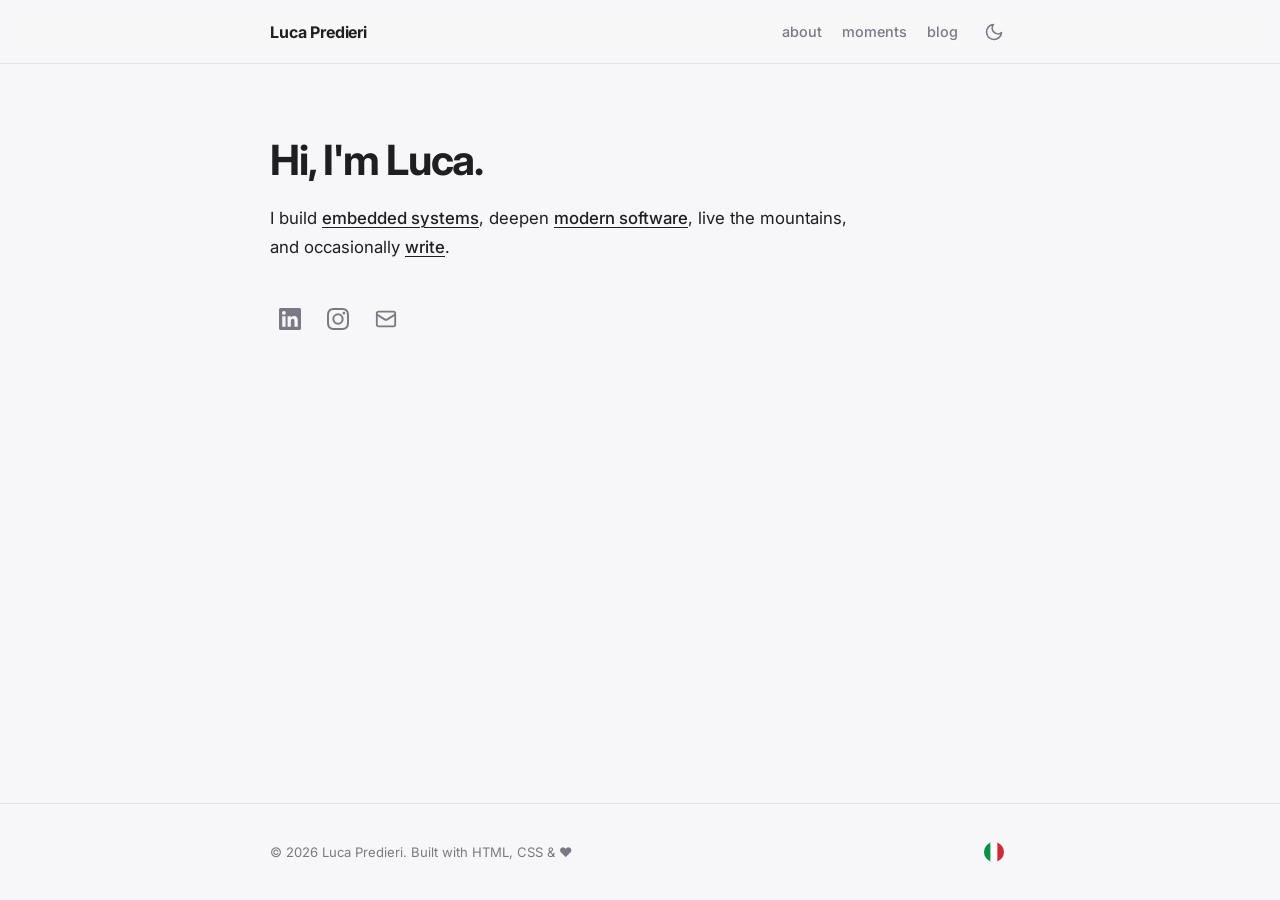
<file: index.html>
<!DOCTYPE html>
<html lang="en" data-theme="light">

<head>
  <meta charset="UTF-8" />
  <meta name="viewport" content="width=device-width, initial-scale=1.0" />
  <title>Luca Predieri</title>
  <meta name="description"
    content="Luca Predieri — Embedded Software Engineer at Moog Inc., M.Sc. in Robotics Engineering." />
  <link rel="preconnect" href="https://fonts.googleapis.com" />
  <link rel="preconnect" href="https://fonts.gstatic.com" crossorigin />
  <link href="https://fonts.googleapis.com/css2?family=Inter:wght@400;500;600;700&display=swap" rel="stylesheet" />
  <link rel="stylesheet" href="style.css" />
  <link rel="icon" type="image/svg+xml" href="favicon.svg" />
</head>

<body>

  <!-- ===== HEADER ===== -->
  <header class="site-header">
    <div class="header-inner">
      <a href="index.html" class="site-brand">Luca Predieri</a>
      <div class="header-right">
        <nav class="site-nav">
          <a href="about.html" class="nav-link">
            <span class="lang-en">about</span>
            <span class="lang-it">chi sono</span>
          </a>
          <a href="pictures.html" class="nav-link">
            <span class="lang-en">moments</span>
            <span class="lang-it">attimi</span>
          </a>
          <a href="blog.html" class="nav-link">blog</a>
        </nav>
        <button class="theme-toggle" id="themeToggle" aria-label="Toggle dark mode" title="Toggle theme">
          <span class="theme-icon">🌙</span>
        </button>
      </div>
    </div>
  </header>

  <!-- ===== HERO ===== -->
  <main class="main-content">
    <section class="hero">
      <h1 class="hero-title">
        <span class="lang-en">Hi, I'm Luca.</span>
        <span class="lang-it">Ciao! Sono Luca.</span>
      </h1>
      <p class="hero-subtitle">
        <span class="lang-en">
          I build <a href="about.html#experience">embedded systems</a>, deepen <a href="about.html#education">modern
            software</a>,
          live the mountains, and occasionally <a href="blog.html">write</a>.
        </span>
        <span class="lang-it">
          Sviluppo <a href="about.html#experience">sistemi e software embedded</a>, mi diverto con il <a
            href="about.html#education">software</a> a 360°,
          respiro la montagna e ogni tanto <a href="blog.html">scrivo</a>.
        </span>
      </p>

      <!-- Social Icons -->
      <div class="social-links" role="list">
        <a href="https://www.linkedin.com/in/lucapredieri/" class="social-link" rel="noopener" target="_blank"
          aria-label="LinkedIn" title="LinkedIn">
          <svg xmlns="http://www.w3.org/2000/svg" width="22" height="22" viewBox="0 0 24 24" fill="currentColor">
            <path
              d="M20.447 20.452h-3.554v-5.569c0-1.328-.027-3.037-1.852-3.037-1.853 0-2.136 1.445-2.136 2.939v5.667H9.351V9h3.414v1.561h.046c.477-.9 1.637-1.85 3.37-1.85 3.601 0 4.267 2.37 4.267 5.455v6.286zM5.337 7.433a2.062 2.062 0 01-2.063-2.065 2.064 2.064 0 112.063 2.065zm1.782 13.019H3.555V9h3.564v11.452zM22.225 0H1.771C.792 0 0 .774 0 1.729v20.542C0 23.227.792 24 1.771 24h20.451C23.2 24 24 23.227 24 22.271V1.729C24 .774 23.2 0 22.222 0h.003z" />
          </svg>
        </a>
        <a href="https://www.instagram.com/lucapreddi/" class="social-link" rel="noopener" target="_blank"
          aria-label="Instagram" title="Instagram">
          <svg xmlns="http://www.w3.org/2000/svg" width="22" height="22" viewBox="0 0 24 24" fill="currentColor">
            <path
              d="M12 2.163c3.204 0 3.584.012 4.85.07 3.252.148 4.771 1.691 4.919 4.919.058 1.265.069 1.645.069 4.849 0 3.205-.012 3.584-.069 4.849-.149 3.225-1.664 4.771-4.919 4.919-1.266.058-1.644.07-4.85.07-3.204 0-3.584-.012-4.849-.07-3.26-.149-4.771-1.699-4.919-4.92-.058-1.265-.07-1.644-.07-4.849 0-3.204.013-3.583.07-4.849.149-3.227 1.664-4.771 4.919-4.919 1.266-.057 1.645-.069 4.849-.069zm0-2.163c-3.259 0-3.667.014-4.947.072-4.358.2-6.78 2.618-6.98 6.98-.059 1.281-.073 1.689-.073 4.948 0 3.259.014 3.668.072 4.948.2 4.358 2.618 6.78 6.98 6.98 1.281.058 1.689.072 4.948.072 3.259 0 3.668-.014 4.948-.072 4.354-.2 6.782-2.618 6.979-6.98.059-1.28.073-1.689.073-4.948 0-3.259-.014-3.667-.072-4.947-.196-4.354-2.617-6.78-6.979-6.98-1.281-.059-1.69-.073-4.949-.073zm0 5.838a6.162 6.162 0 100 12.324 6.162 6.162 0 000-12.324zM12 16a4 4 0 110-8 4 4 0 010 8zm6.406-11.845a1.44 1.44 0 100 2.881 1.44 1.44 0 000-2.881z" />
          </svg>
        </a>
        <a href="mailto:luca.predieri2018@gmail.com" class="social-link" aria-label="Email" title="Email">
          <svg xmlns="http://www.w3.org/2000/svg" width="22" height="22" viewBox="0 0 24 24" fill="none"
            stroke="currentColor" stroke-width="2" stroke-linecap="round" stroke-linejoin="round">
            <rect width="20" height="16" x="2" y="4" rx="2" />
            <path d="m22 7-8.97 5.7a1.94 1.94 0 0 1-2.06 0L2 7" />
          </svg>
        </a>
      </div>
    </section>
  </main>

  <!-- ===== FOOTER ===== -->
  <footer class="site-footer">
    <div class="footer-inner">
      <p>© <span id="year"></span> Luca Predieri. Built with HTML, CSS &amp; ♥</p>
      <button class="lang-toggle" aria-label="Switch language" title="Switch language">
        <span class="lang-icon"></span>
      </button>
    </div>
  </footer>

  <script src="main.js"></script>
</body>

</html>
</file>
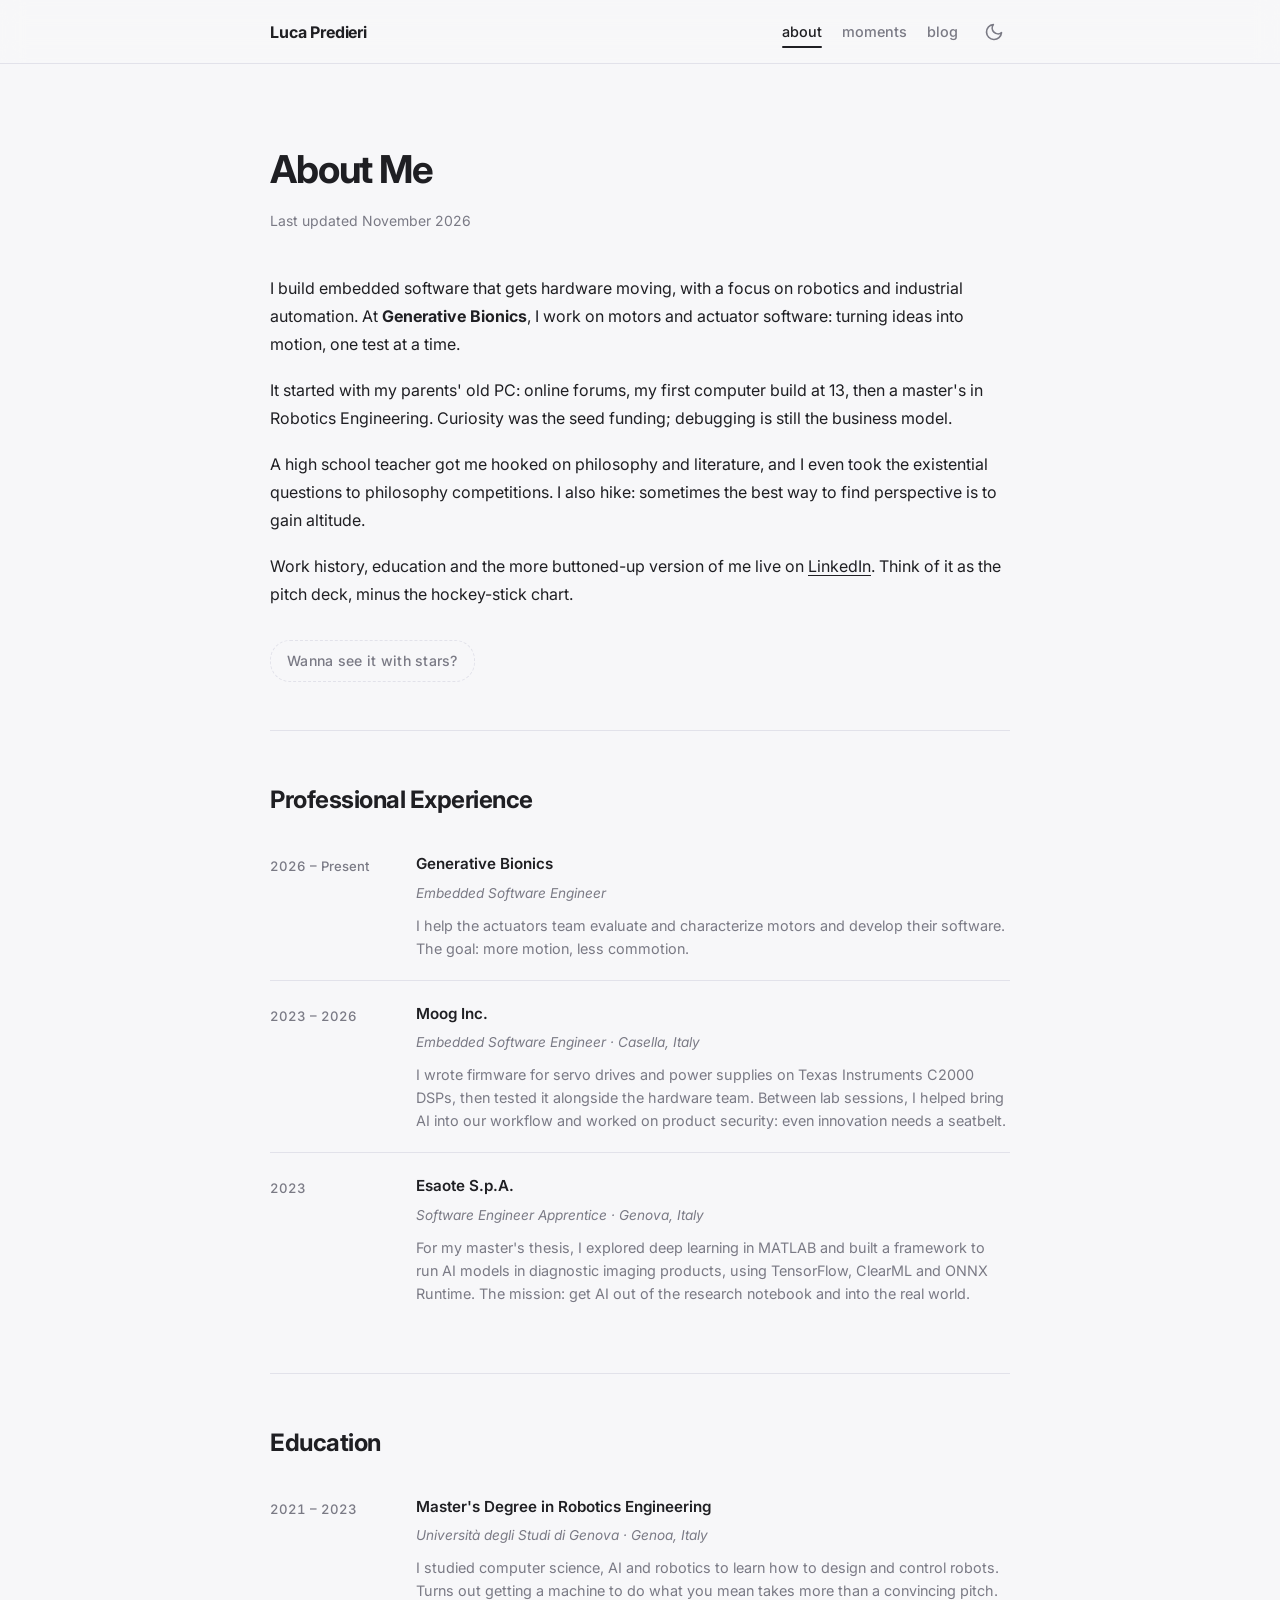
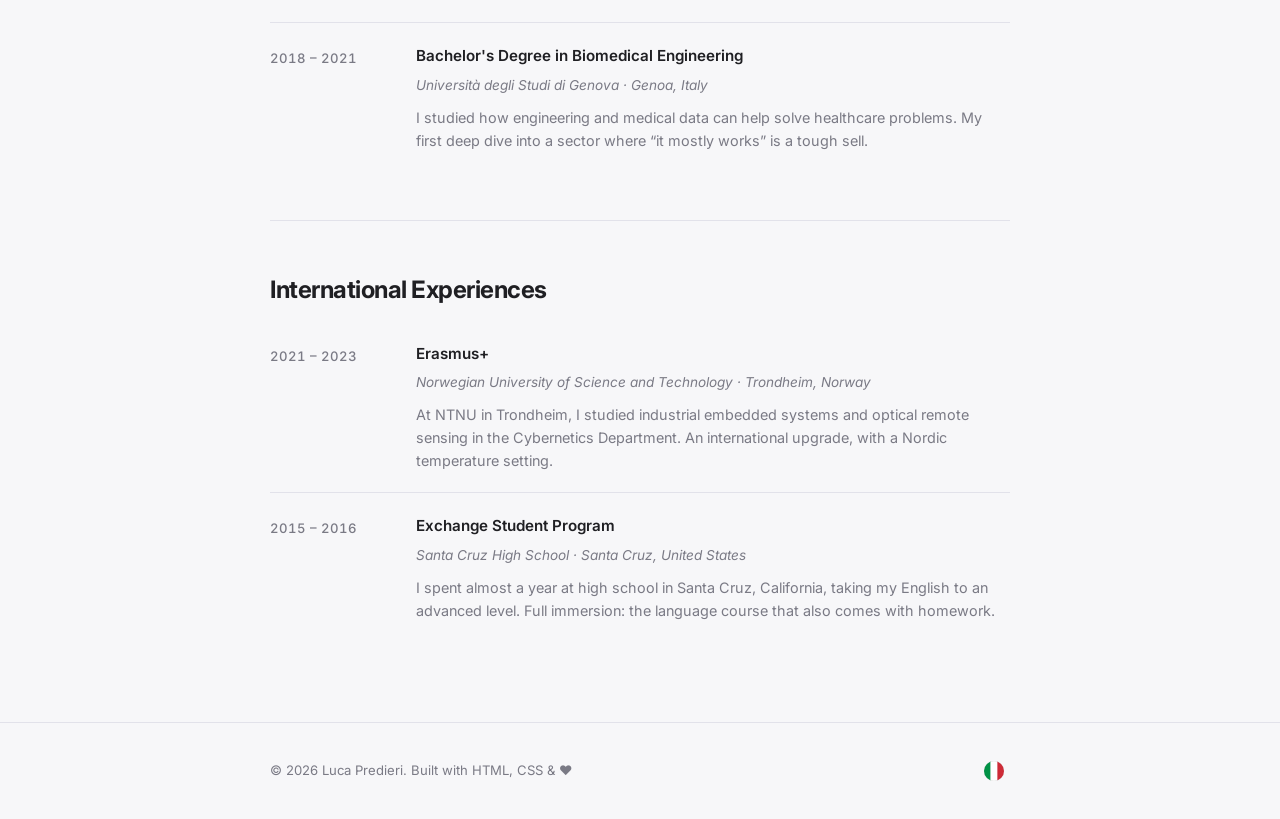
<file: about.html>
<!DOCTYPE html>
<html lang="en" data-theme="light">

<head>
    <meta charset="UTF-8" />
    <meta name="viewport" content="width=device-width, initial-scale=1.0" />
    <title>About — Luca Predieri</title>
    <meta name="description"
        content="About Luca Predieri — Embedded Software Engineer, Robotics Engineer, hiker, and thinker." />
    <link rel="preconnect" href="https://fonts.googleapis.com" />
    <link rel="preconnect" href="https://fonts.gstatic.com" crossorigin />
    <link href="https://fonts.googleapis.com/css2?family=Inter:wght@400;500;600;700&display=swap" rel="stylesheet" />
    <link rel="stylesheet" href="style.css" />
    <link rel="icon" type="image/svg+xml" href="favicon.svg" />
</head>

<body>

    <!-- ===== HEADER ===== -->
    <header class="site-header">
        <div class="header-inner">
            <a href="index.html" class="site-brand">Luca Predieri</a>
            <div class="header-right">
                <nav class="site-nav">
                    <a href="about.html" class="nav-link active">
                        <span class="lang-en">about</span>
                        <span class="lang-it">chi sono</span>
                    </a>
                    <a href="pictures.html" class="nav-link">
                        <span class="lang-en">moments</span>
                        <span class="lang-it">attimi</span>
                    </a>
                    <a href="blog.html" class="nav-link">blog</a>
                </nav>
                <button class="theme-toggle" id="themeToggle" aria-label="Toggle dark mode" title="Toggle theme">
                    <span class="theme-icon">🌙</span>
                </button>
            </div>
        </div>
    </header>

    <!-- ===== MAIN CONTENT ===== -->
    <main class="main-content">
        <article class="page-content">
            <header class="page-header">
                <h1>
                    <span class="lang-en">About Me</span>
                    <span class="lang-it">Chi Sono</span>
                </h1>
                <p class="page-meta">
                    <span class="lang-en">Last updated November 2026</span>
                    <span class="lang-it">Ultimo aggiornamento Novembre 2026</span>
                </p>
            </header>

            <div class="prose">
                <p>
                    <span class="lang-en">
                        I build embedded software that gets hardware moving, with a focus on robotics and industrial automation. At <strong>Generative Bionics</strong>, I work on motors and actuator software: turning ideas into motion, one test at a time.
                    </span>
                    <span class="lang-it">
                        Sviluppo software embedded per robotica e automazione industriale, cioè codice che fa muovere le cose. In <strong>Generative Bionics</strong> lavoro su motori e software per attuatori: dalle idee al movimento, un test alla volta.
                    </span>
                </p>
                <p>
                    <span class="lang-en">
                        It started with my parents' old PC: online forums, my first computer build at 13, then a master's in Robotics Engineering. Curiosity was the seed funding; debugging is still the business model.
                    </span>
                    <span class="lang-it">
                        Tutto è partito dal vecchio PC dei miei genitori: forum online, primo computer assemblato a 13 anni e poi una magistrale in Robotica. La curiosità è stata il primo investimento; il debugging resta il modello di business.
                    </span>
                </p>
                <p>
                    <span class="lang-en">
                        A high school teacher got me hooked on philosophy and literature, and I even took the existential questions to philosophy competitions. I also hike: sometimes the best way to find perspective is to gain altitude.
                    </span>
                    <span class="lang-it">
                        Un professore delle superiori mi ha fatto appassionare a filosofia e letteratura, fino a portare le mie domande esistenziali alle gare di filosofia. Vado anche in montagna: per cambiare prospettiva, a volte basta salire di quota.
                    </span>
                </p>
                <p>
                    <span class="lang-en">
                        Work history, education and the more buttoned-up version of me live on <a href="https://www.linkedin.com/in/lucapredieri/" target="_blank" rel="noopener">LinkedIn</a>. Think of it as the pitch deck, minus the hockey-stick chart.
                    </span>
                    <span class="lang-it">
                        Esperienze, studi e la mia versione con la camicia sono su <a href="https://www.linkedin.com/in/lucapredieri/" target="_blank" rel="noopener">LinkedIn</a>. Il pitch deck, insomma, ma senza grafici di crescita improbabili.
                    </span>
                </p>

                <p style="margin-top: 32px; font-size: 0.88rem;">
                    <a href="me.html" class="stars-link">
                        <span class="lang-en">Wanna see it with stars?</span>
                        <span class="lang-it">Vuoi vederlo con le stelle?</span>
                    </a>
                </p>
            </div>

            <hr class="section-divider" />

            <!-- ===== PROFESSIONAL EXPERIENCE ===== -->
            <section id="experience">
                <h2>
                    <span class="lang-en">Professional Experience</span>
                    <span class="lang-it">Esperienza Professionale</span>
                </h2>

                <div class="timeline">
                    <div class="timeline-item">
                        <div class="timeline-date">
                            <span class="lang-en">2026 – Present</span>
                            <span class="lang-it">2026 – Oggi</span>
                        </div>
                        <div class="timeline-body">
                            <h3 class="timeline-title">Generative Bionics</h3>
                            <p class="timeline-role">
                                <span class="lang-en">Embedded Software Engineer</span>
                                <span class="lang-it">Ingegnere Software Embedded</span>
                            </p>
                            <p class="timeline-desc">
                                <span class="lang-en">I help the actuators team evaluate and characterize motors and develop their software. The goal: more motion, less commotion.</span>
                                <span class="lang-it">Nel team attuatori mi occupo di valutazione e caratterizzazione dei motori e sviluppo software. Obiettivo: far girare i motori, non le scatole.</span>
                            </p>
                        </div>
                    </div>
                    <div class="timeline-item">
                        <div class="timeline-date">2023 – 2026</div>
                        <div class="timeline-body">
                            <h3 class="timeline-title">Moog Inc.</h3>
                            <p class="timeline-role">
                                <span class="lang-en">Embedded Software Engineer · Casella, Italy</span>
                                <span class="lang-it">Ingegnere Software Embedded · Casella, Italia</span>
                            </p>
                            <p class="timeline-desc">
                                <span class="lang-en">
                        I wrote firmware for servo drives and power supplies on Texas Instruments C2000 DSPs, then tested it alongside the hardware team. Between lab sessions, I helped bring AI into our workflow and worked on product security: even innovation needs a seatbelt.
                    </span>
                    <span class="lang-it">
                        Ho scritto firmware per servoazionamenti e alimentatori su DSP Texas Instruments C2000 e l’ho messo alla prova con il team hardware. Tra una sessione in laboratorio e l’altra, come AI Ambassador per Moog Italia ho portato l’AI nel lavoro quotidiano e mi sono occupato di sicurezza dei prodotti: anche l’innovazione ha bisogno della cintura.
                    </span>
                            </p>
                        </div>
                    </div>
                    <div class="timeline-item">
                        <div class="timeline-date">2023</div>
                        <div class="timeline-body">
                            <h3 class="timeline-title">Esaote S.p.A.</h3>
                            <p class="timeline-role">
                                <span class="lang-en">Software Engineer Apprentice · Genova, Italy</span>
                                <span class="lang-it">Apprendista Ingegnere Software · Genova, Italia</span>
                            </p>
                            <p class="timeline-desc">
                                <span class="lang-en">
                        For my master's thesis, I explored deep learning in MATLAB and built a framework to run AI models in diagnostic imaging products, using TensorFlow, ClearML and ONNX Runtime. The mission: get AI out of the research notebook and into the real world.
                    </span>
                    <span class="lang-it">
                        Per la tesi magistrale ho esplorato il deep learning in MATLAB e sviluppato un framework per usare modelli AI nei prodotti di diagnostica, con TensorFlow, ClearML e ONNX Runtime. Missione: far uscire l’AI dai quaderni di ricerca e darle un lavoro vero.
                    </span>
                            </p>
                        </div>
                    </div>
                </div>
            </section>

            <hr class="section-divider" />

            <!-- ===== EDUCATION ===== -->
            <section id="education">
                <h2>
                    <span class="lang-en">Education</span>
                    <span class="lang-it">Formazione</span>
                </h2>

                <div class="timeline">
                    <div class="timeline-item">
                        <div class="timeline-date">2021 – 2023</div>
                        <div class="timeline-body">
                            <h3 class="timeline-title">
                                <span class="lang-en">Master's Degree in Robotics Engineering</span>
                                <span class="lang-it">Laurea Magistrale in Robotics Engineering</span>
                            </h3>
                            <p class="timeline-role">Università degli Studi di Genova · Genoa, Italy</p>
                            <p class="timeline-desc">
                                <span class="lang-en">
                        I studied computer science, AI and robotics to learn how to design and control robots. Turns out getting a machine to do what you mean takes more than a convincing pitch.
                    </span>
                    <span class="lang-it">
                        Ho studiato informatica, AI e robotica per imparare a progettare e controllare robot. A quanto pare, per convincere una macchina a fare quello che vuoi serve più di un bel pitch.
                    </span>
                            </p>
                        </div>
                    </div>
                    <div class="timeline-item">
                        <div class="timeline-date">2018 – 2021</div>
                        <div class="timeline-body">
                            <h3 class="timeline-title">
                                <span class="lang-en">Bachelor's Degree in Biomedical Engineering</span>
                                <span class="lang-it">Laurea Triennale in Ingegneria Biomedica</span>
                            </h3>
                            <p class="timeline-role">Università degli Studi di Genova · Genoa, Italy</p>
                            <p class="timeline-desc">
                                <span class="lang-en">
                        I studied how engineering and medical data can help solve healthcare problems. My first deep dive into a sector where “it mostly works” is a tough sell.
                    </span>
                    <span class="lang-it">
                        Ho studiato come usare l’ingegneria e i dati medici per affrontare problemi di salute. Il mio primo ingresso in un settore dove «funziona quasi sempre» non è un gran pitch.
                    </span>
                            </p>
                        </div>
                    </div>
                </div>
            </section>

            <hr class="section-divider" />

            <!-- ===== INTERNATIONAL EXPERIENCES ===== -->
            <section id="international">
                <h2>
                    <span class="lang-en">International Experiences</span>
                    <span class="lang-it">Esperienze Internazionali</span>
                </h2>

                <div class="timeline">
                    <div class="timeline-item">
                        <div class="timeline-date">2021 – 2023</div>
                        <div class="timeline-body">
                            <h3 class="timeline-title">Erasmus+</h3>
                            <p class="timeline-role">Norwegian University of Science and Technology · Trondheim, Norway
                            </p>
                            <p class="timeline-desc">
                                <span class="lang-en">
                        At NTNU in Trondheim, I studied industrial embedded systems and optical remote sensing in the Cybernetics Department. An international upgrade, with a Nordic temperature setting.
                    </span>
                    <span class="lang-it">
                        Alla NTNU di Trondheim ho studiato sistemi embedded industriali e telerilevamento ottico nel Dipartimento di Cibernetica. Un upgrade internazionale, con la temperatura impostata su Norvegia.
                    </span>
                            </p>
                        </div>
                    </div>
                    <div class="timeline-item">
                        <div class="timeline-date">2015 – 2016</div>
                        <div class="timeline-body">
                            <h3 class="timeline-title">
                                <span class="lang-en">Exchange Student Program</span>
                                <span class="lang-it">Programma di Scambio Studentesco</span>
                            </h3>
                            <p class="timeline-role">Santa Cruz High School · Santa Cruz, United States</p>
                            <p class="timeline-desc">
                                <span class="lang-en">
                        I spent almost a year at high school in Santa Cruz, California, taking my English to an advanced level. Full immersion: the language course that also comes with homework.
                    </span>
                    <span class="lang-it">
                        Ho passato quasi un anno in una scuola superiore a Santa Cruz, in California, portando l’inglese a un livello avanzato. Full immersion: il corso di lingua che include anche le interrogazioni.
                    </span>
                            </p>
                        </div>
                    </div>
                </div>
            </section>
        </article>
    </main>

    <!-- ===== FOOTER ===== -->
    <footer class="site-footer">
        <div class="footer-inner">
            <p>© <span id="year"></span> Luca Predieri. Built with HTML, CSS &amp; ♥</p>
            <button class="lang-toggle" aria-label="Switch language" title="Switch language">
                <span class="lang-icon"></span>
            </button>
        </div>
    </footer>

    <script src="main.js"></script>
</body>

</html>
</file>
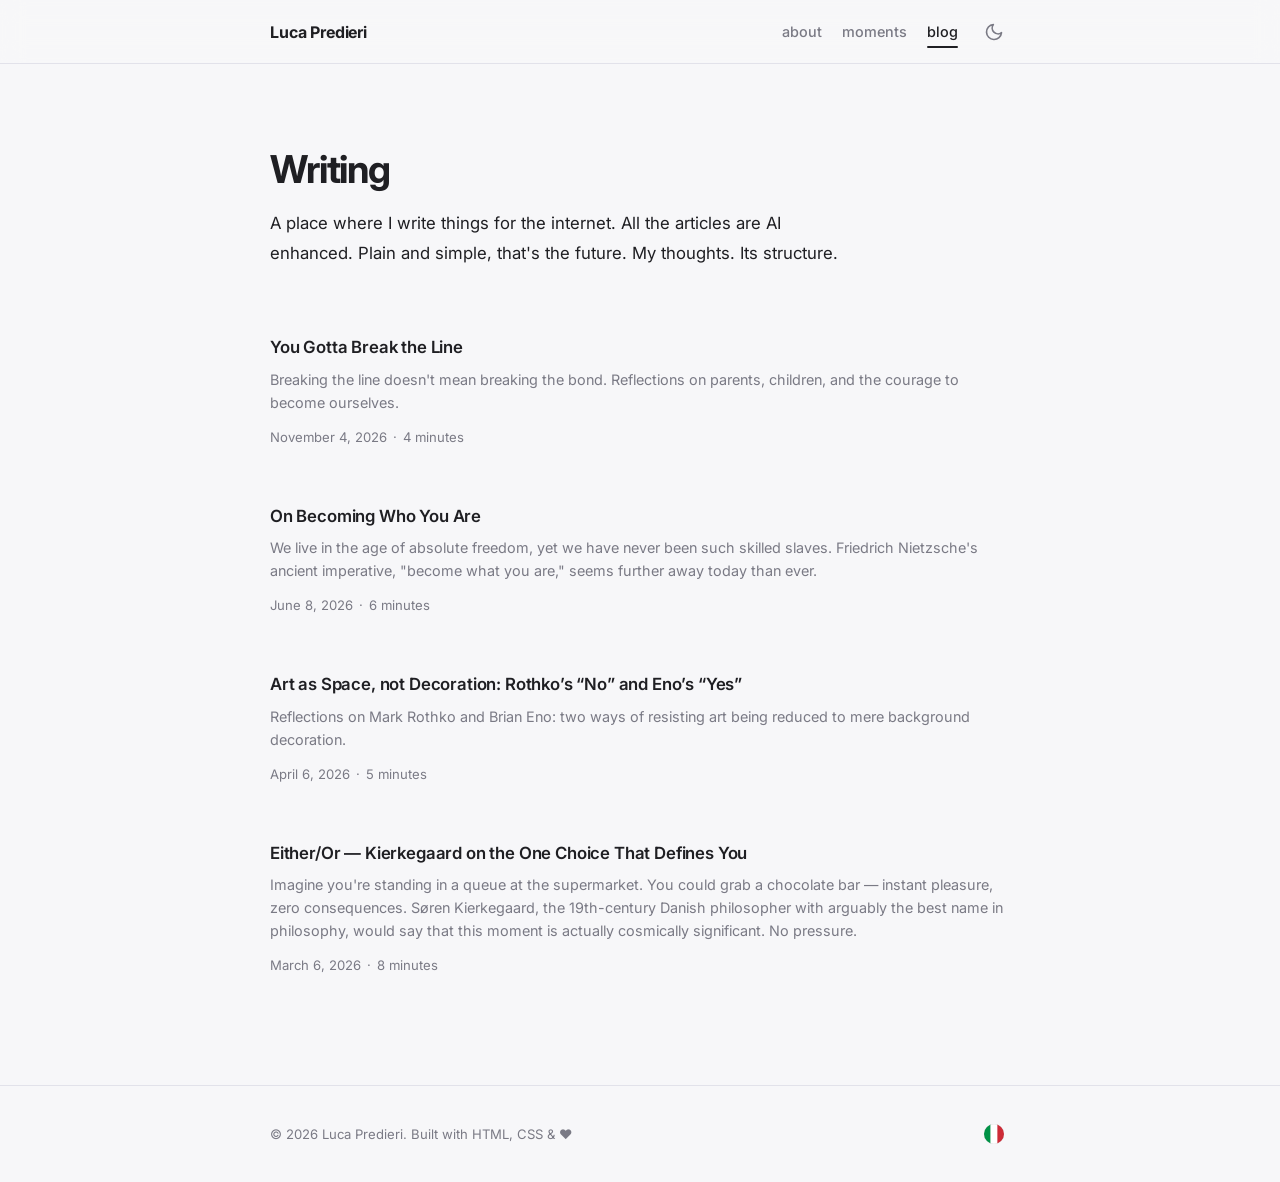
<file: blog.html>
<!DOCTYPE html>
<html lang="en" data-theme="light">

<head>
    <meta charset="UTF-8" />
    <meta name="viewport" content="width=device-width, initial-scale=1.0" />
    <title>Blog — Luca Predieri</title>
    <meta name="description"
        content="Writing by Luca Predieri — thoughts on embedded systems, robotics, philosophy, and tools." />
    <link rel="preconnect" href="https://fonts.googleapis.com" />
    <link rel="preconnect" href="https://fonts.gstatic.com" crossorigin />
    <link href="https://fonts.googleapis.com/css2?family=Inter:wght@400;500;600;700&display=swap" rel="stylesheet" />
    <link rel="stylesheet" href="style.css" />
    <link rel="icon" type="image/svg+xml" href="favicon.svg" />
</head>

<body>

    <!-- ===== HEADER ===== -->
    <header class="site-header">
        <div class="header-inner">
            <a href="index.html" class="site-brand">Luca Predieri</a>
            <div class="header-right">
                <nav class="site-nav">
                    <a href="about.html" class="nav-link">
                        <span class="lang-en">about</span>
                        <span class="lang-it">chi sono</span>
                    </a>
                    <a href="pictures.html" class="nav-link">
                        <span class="lang-en">moments</span>
                        <span class="lang-it">attimi</span>
                    </a>
                    <a href="blog.html" class="nav-link active">blog</a>
                </nav>
                <button class="theme-toggle" id="themeToggle" aria-label="Toggle dark mode" title="Toggle theme">
                    <span class="theme-icon">🌙</span>
                </button>
            </div>
        </div>
    </header>

    <!-- ===== MAIN CONTENT ===== -->
    <main class="main-content">
        <article class="page-content">
            <header class="page-header">
                <h1>
                    <span class="lang-en">Writing</span>
                    <span class="lang-it">Blog</span>
                </h1>
                <p class="hero-subtitle">
                    <span class="lang-en">A place where I write things for the internet. All the articles are AI
                        enhanced. Plain and simple, that's the future. My thoughts. Its structure.</span>
                    <span class="lang-it">Un angolo dove scrivo cose per il web. Tutti gli articoli sono scritti in
                        collaborazione con l'IA. Prendere o lasciare, questo è il futuro. I miei pensieri. La sua
                        struttura.</span>
                </p>
            </header>

            <!-- Blog Posts List -->
            <div class="blog-list">

                <a href="posts/you-gotta-break-the-line.html" class="blog-card">
                    <div class="blog-card-body">
                        <h2 class="blog-card-title">
                            <span class="lang-en">You Gotta Break the Line</span>
                            <span class="lang-it">You gotta break the line</span>
                        </h2>
                        <p class="blog-card-excerpt">
                            <span class="lang-en">Breaking the line doesn't mean breaking the bond. Reflections on parents, children, and the courage to become ourselves.</span>
                            <span class="lang-it">Rompere la linea non significa rompere il legame. Riflessioni su genitori, figli e il coraggio di diventare se stessi.</span>
                        </p>
                        <div class="blog-card-meta">
                            <time datetime="2026-11-04">
                                <span class="lang-en">November 4, 2026</span>
                                <span class="lang-it">4 Novembre 2026</span>
                            </time>
                            <span>·</span>
                            <span>
                                <span class="lang-en">4 minutes</span>
                                <span class="lang-it">4 minuti</span>
                            </span>
                        </div>
                    </div>
                </a>

                <a href="posts/becoming-who-you-are.html" class="blog-card">
                    <div class="blog-card-body">
                        <h2 class="blog-card-title">
                            <span class="lang-en">On Becoming Who You Are</span>
                            <span class="lang-it">Sul diventare quel che si è</span>
                        </h2>
                        <p class="blog-card-excerpt">
                            <span class="lang-en">
                                We live in the age of absolute freedom, yet we have never been such skilled slaves. Friedrich Nietzsche's ancient imperative, "become what you are," seems further away today than ever.
                            </span>
                            <span class="lang-it">
                                Viviamo nell'epoca della libertà assoluta, eppure non siamo mai stati così abilmente schiavi. L'antico imperativo di Friedrich Nietzsche, "diventa ciò che sei", appare oggi più lontano che mai.
                            </span>
                        </p>
                        <div class="blog-card-meta">
                            <time>
                                <span class="lang-en">June 8, 2026</span>
                                <span class="lang-it">8 Giugno 2026</span>
                            </time>
                            <span>·</span>
                            <span>
                                <span class="lang-en">6 minutes</span>
                                <span class="lang-it">6 minuti</span>
                            </span>
                        </div>
                    </div>
                </a>

                <a href="posts/rothko-eno-space.html" class="blog-card">
                    <div class="blog-card-body">
                        <h2 class="blog-card-title">
                            <span class="lang-en">Art as Space, not Decoration: Rothko’s “No” and Eno’s “Yes”</span>
                            <span class="lang-it">L’Arte come Spazio, non come Arredo: Il “No” di Rothko e il “Sì” di Eno</span>
                        </h2>
                        <p class="blog-card-excerpt">
                            <span class="lang-en">
                                Reflections on Mark Rothko and Brian Eno: two ways of resisting art being reduced to mere background decoration.
                            </span>
                            <span class="lang-it">
                                Riflessioni su Mark Rothko e Brian Eno: due modi di resistere alla riduzione dell'arte a semplice decorazione di sfondo.
                            </span>
                        </p>
                        <div class="blog-card-meta">
                            <time>
                                <span class="lang-en">April 6, 2026</span>
                                <span class="lang-it">6 Aprile 2026</span>
                            </time>
                            <span>·</span>
                            <span>
                                <span class="lang-en">5 minutes</span>
                                <span class="lang-it">5 minuti</span>
                            </span>
                        </div>
                    </div>
                </a>

                <a href="posts/kierkegaard-choice.html" class="blog-card">
                    <div class="blog-card-body">
                        <h2 class="blog-card-title">
                            <span class="lang-en">Either/Or — Kierkegaard on the One Choice That Defines You</span>
                            <span class="lang-it">Aut/Aut — Kierkegaard e la Scelta che Ti Definisce</span>
                        </h2>
                        <p class="blog-card-excerpt">
                            <span class="lang-en">
                                Imagine you're standing in a queue at the supermarket. You could grab a chocolate bar —
                                instant
                                pleasure, zero consequences. Søren Kierkegaard, the 19th-century Danish philosopher with
                                arguably
                                the best name in philosophy, would say that this moment is actually cosmically
                                significant.
                                No pressure.
                            </span>
                            <span class="lang-it">
                                Immagina di essere in coda al supermercato. Potresti prendere una tavoletta di
                                cioccolato — piacere istantaneo, zero conseguenze. Søren Kierkegaard, il filosofo danese
                                del XIX secolo con probabilmente il miglior nome della storia della filosofia, direbbe
                                che questo momento è in realtà cosmeticamente significativo. Senza pressione.
                            </span>
                        </p>
                        <div class="blog-card-meta">
                            <time>
                                <span class="lang-en">March 6, 2026</span>
                                <span class="lang-it">6 Marzo 2026</span>
                            </time>
                            <span>·</span>
                            <span>
                                <span class="lang-en">8 minutes</span>
                                <span class="lang-it">8 minuti</span>
                            </span>
                        </div>
                    </div>
                </a>

            </div>
        </article>
    </main>

    <!-- ===== FOOTER ===== -->
    <footer class="site-footer">
        <div class="footer-inner">
            <p>© <span id="year"></span> Luca Predieri. Built with HTML, CSS &amp; ♥</p>
            <button class="lang-toggle" aria-label="Switch language" title="Switch language">
                <span class="lang-icon"></span>
            </button>
        </div>
    </footer>

    <script src="main.js"></script>
</body>

</html>
</file>
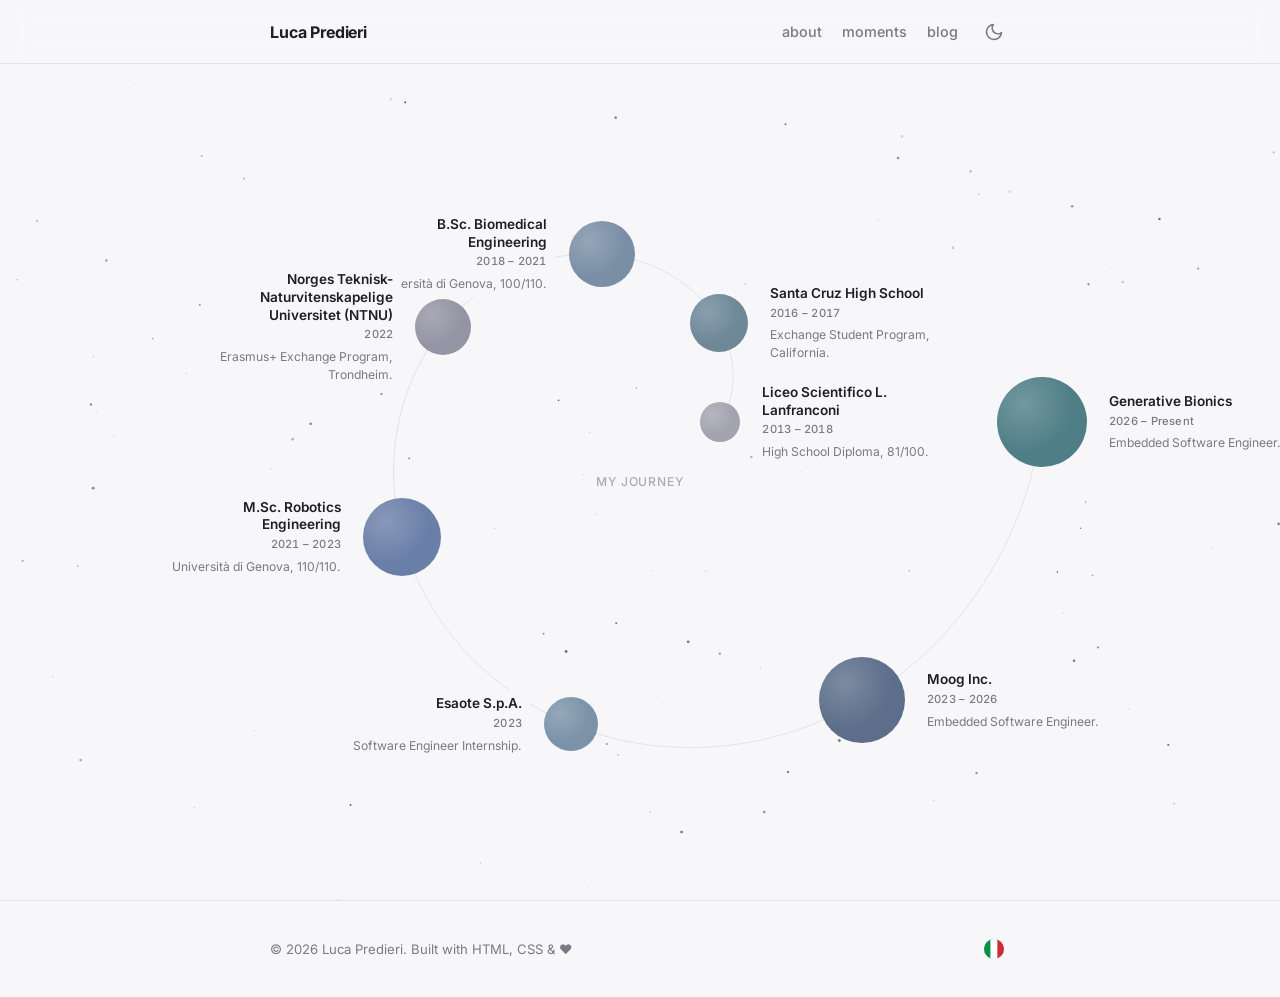
<file: me.html>
<!DOCTYPE html>
<html lang="en" data-theme="light">

<head>
    <meta charset="UTF-8" />
    <meta name="viewport" content="width=device-width, initial-scale=1.0" />
    <title>Luca Predieri — Journey</title>
    <meta name="robots" content="noindex, nofollow" />
    <link rel="preconnect" href="https://fonts.googleapis.com" />
    <link rel="preconnect" href="https://fonts.gstatic.com" crossorigin />
    <link href="https://fonts.googleapis.com/css2?family=Inter:wght@400;500;600;700&display=swap" rel="stylesheet" />
    <link rel="stylesheet" href="style.css" />
    <link rel="stylesheet" href="me.css" />
    <link rel="icon" type="image/svg+xml" href="favicon.svg" />
</head>

<body>

    <header class="site-header">
        <div class="header-inner">
            <a href="index.html" class="site-brand">Luca Predieri</a>
            <div class="header-right">
                <nav class="site-nav">
                    <a href="about.html" class="nav-link">
                        <span class="lang-en">about</span>
                        <span class="lang-it">chi sono</span>
                    </a>
                    <a href="pictures.html" class="nav-link">
                        <span class="lang-en">moments</span>
                        <span class="lang-it">attimi</span>
                    </a>
                    <a href="blog.html" class="nav-link">blog</a>
                </nav>
                <button class="theme-toggle" id="themeToggle" aria-label="Toggle dark mode" title="Toggle theme">
                    <span class="theme-icon">🌙</span>
                </button>
            </div>
        </div>
    </header>

    <!-- Flex wrapper: spiral + detail panel side by side -->
    <div class="journey-wrapper" id="journeyWrapper">
        <div class="solar-system" id="solarSystem">
            <canvas id="starfield" class="starfield-bg"></canvas>
            <svg class="spiral-svg" id="spiralSvg" aria-hidden="true"></svg>
            <div class="orbit-center">
                <span class="lang-en">My Journey</span>
                <span class="lang-it">Il Mio Viaggio</span>
            </div>
        </div>
        <!-- Detail panel injected here by JS -->
    </div>

    <footer class="site-footer">
        <div class="footer-inner">
            <p>© <span id="year"></span> Luca Predieri. Built with HTML, CSS &amp; ♥</p>
            <button class="lang-toggle" aria-label="Switch language" title="Switch language">
                <span class="lang-icon"></span>
            </button>
        </div>
    </footer>

    <script src="main.js"></script>
    <script src="me.js"></script>
</body>

</html>
</file>
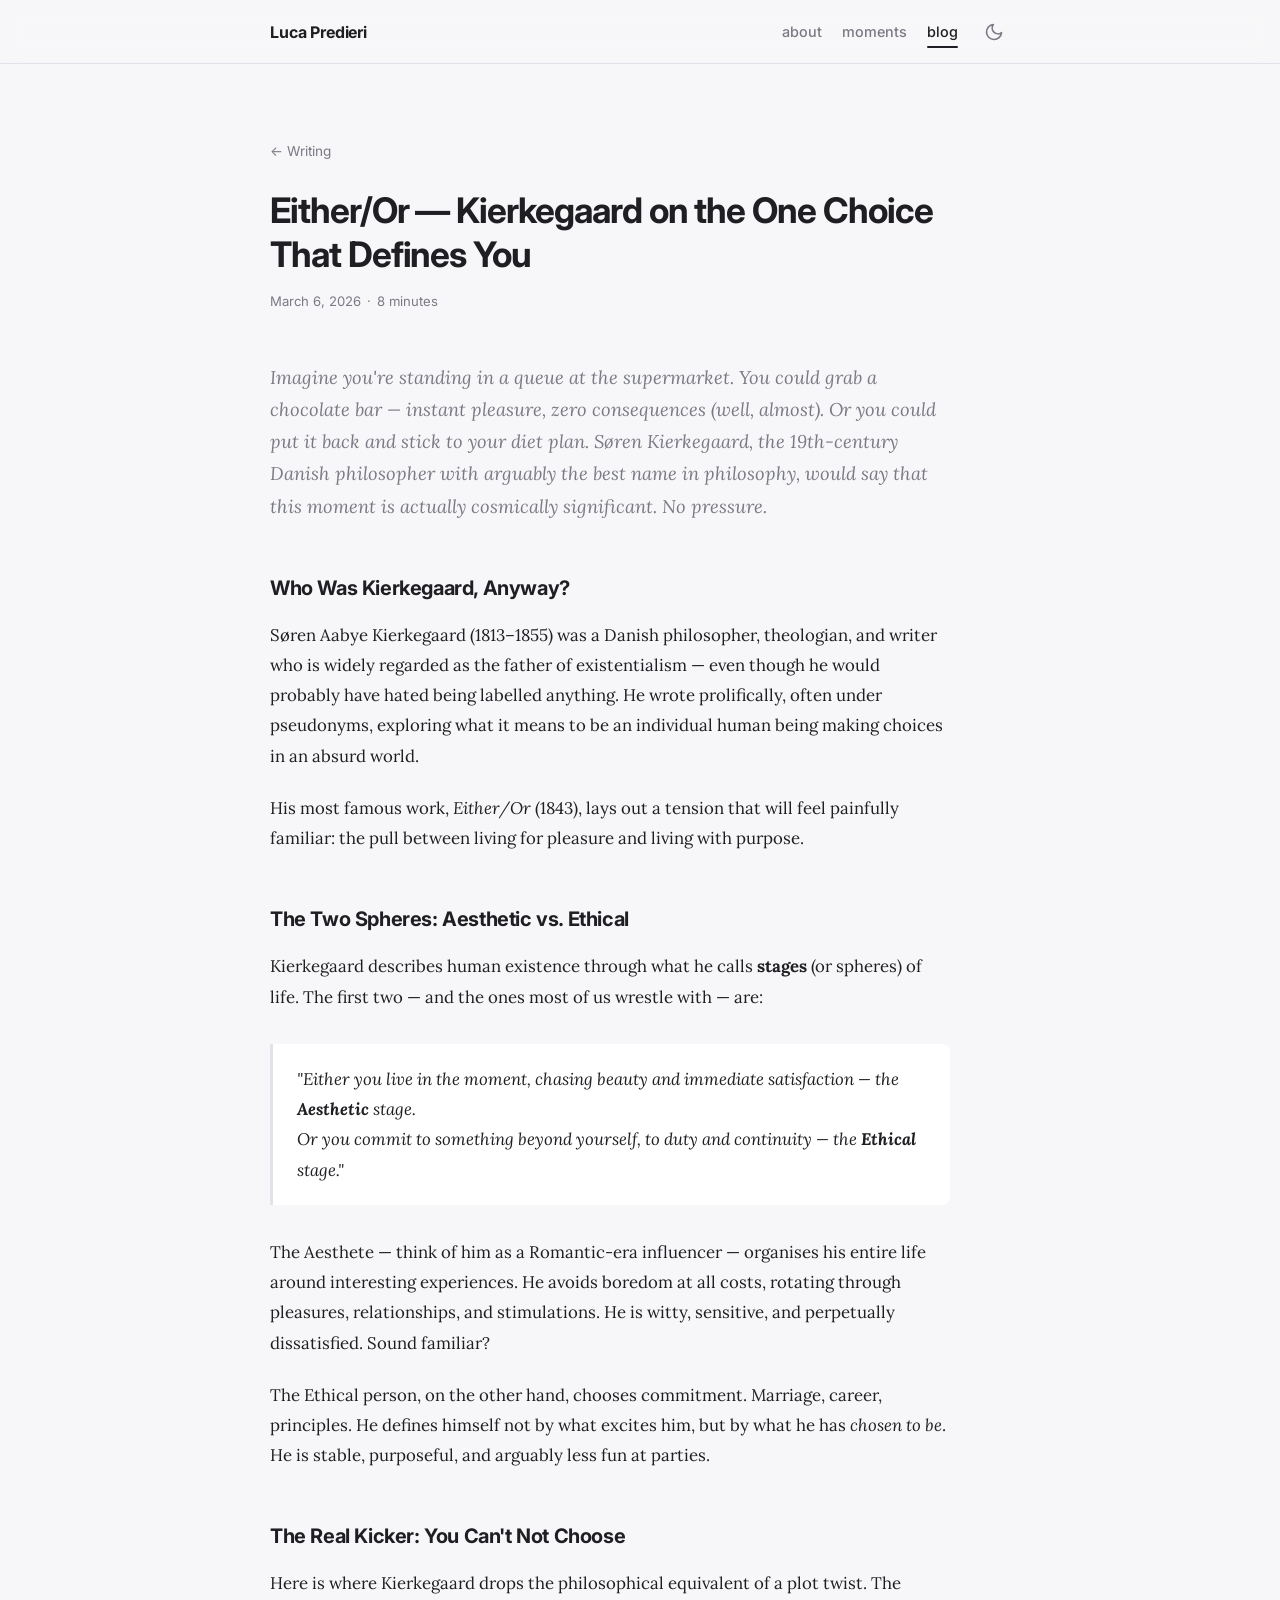
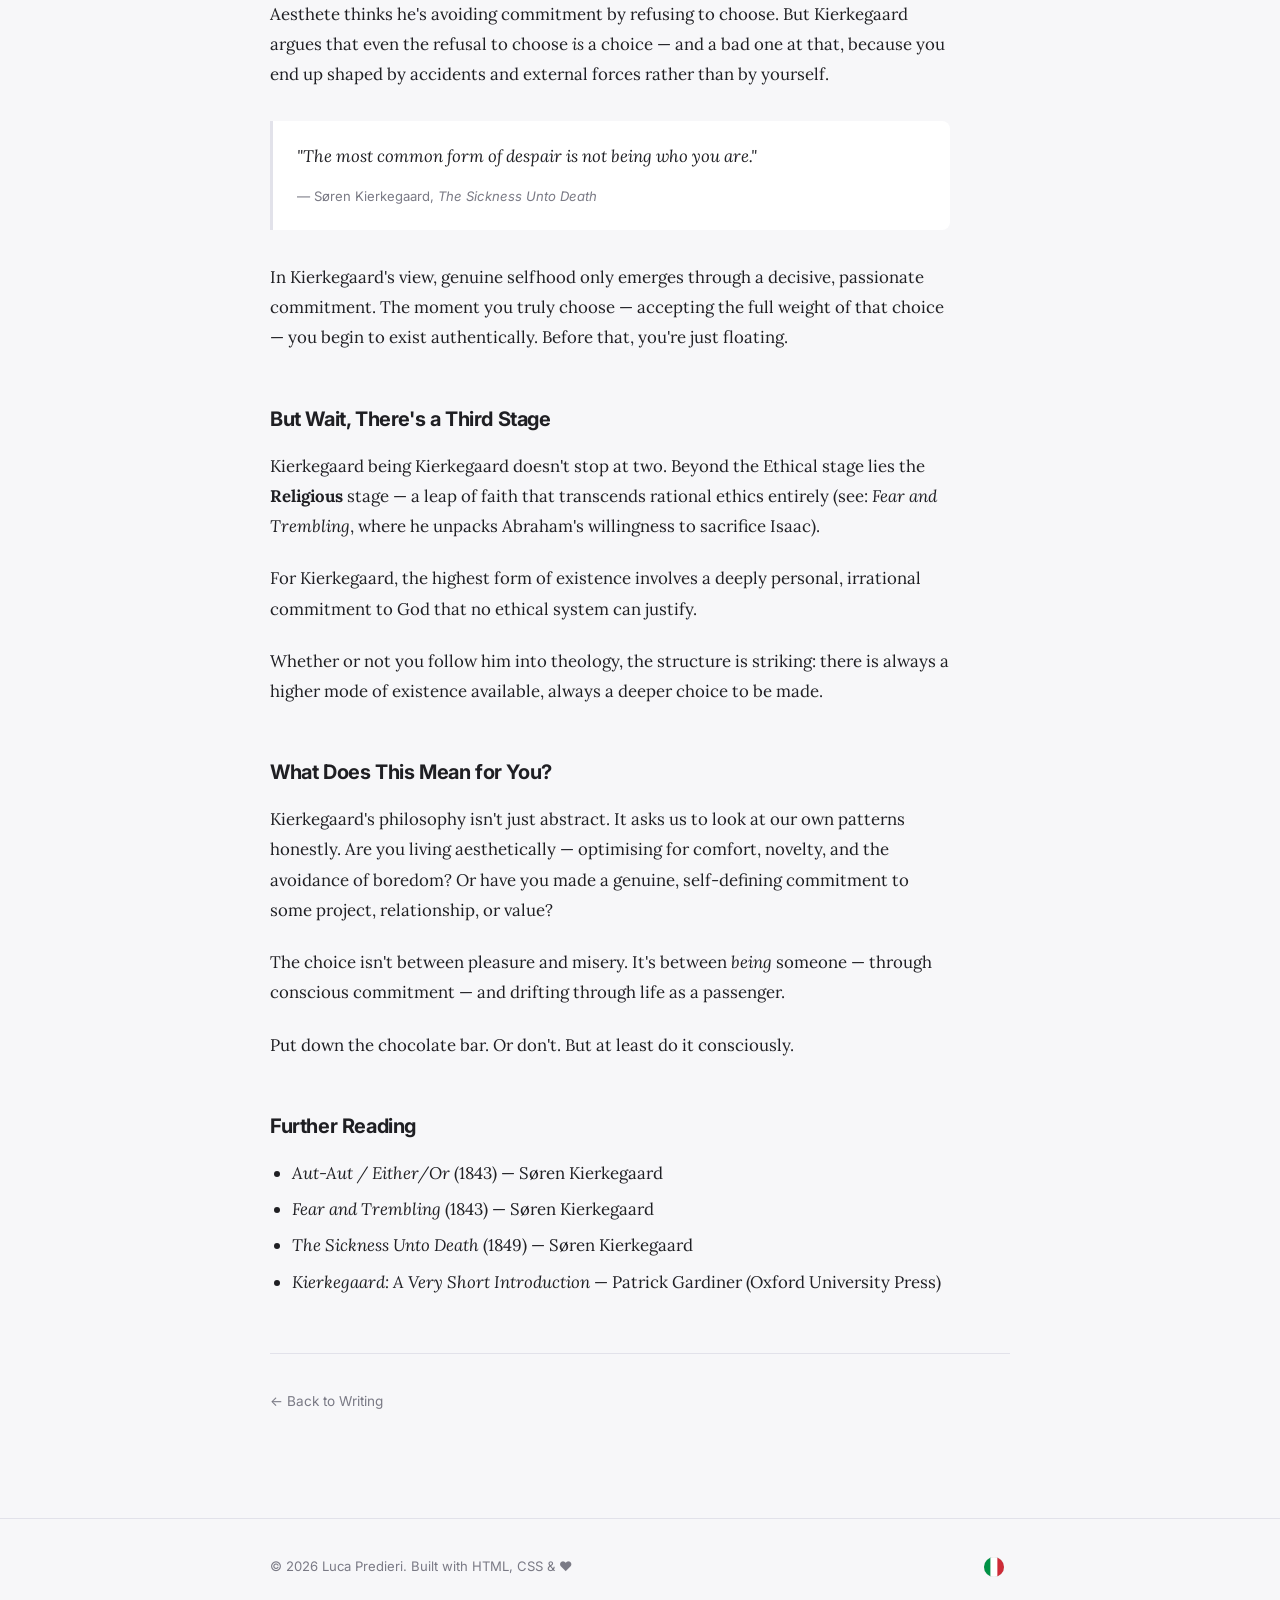
<file: posts/kierkegaard-choice.html>
<!DOCTYPE html>
<html lang="en" data-theme="light">

<head>
    <meta charset="UTF-8" />
    <meta name="viewport" content="width=device-width, initial-scale=1.0" />
    <title>Either/Or — Kierkegaard on the One Choice That Defines You · Luca Predieri</title>
    <meta name="description"
        content="A fun but academic dive into Kierkegaard's philosophy of choice and the Aesthetic vs. Ethical life — by Luca Predieri." />
    <link rel="preconnect" href="https://fonts.googleapis.com" />
    <link rel="preconnect" href="https://fonts.gstatic.com" crossorigin />
    <link
        href="https://fonts.googleapis.com/css2?family=Inter:wght@400;500;600;700&family=Lora:ital,wght@0,400;0,600;1,400&display=swap"
        rel="stylesheet" />
    <link rel="stylesheet" href="../style.css" />
    <link rel="stylesheet" href="../article.css" />
    <link rel="icon" type="image/svg+xml" href="../favicon.svg" />
</head>

<body>

    <header class="site-header">
        <div class="header-inner">
            <a href="../index.html" class="site-brand">Luca Predieri</a>
            <div class="header-right">
                <nav class="site-nav">
                    <a href="../about.html" class="nav-link">
                        <span class="lang-en">about</span>
                        <span class="lang-it">chi sono</span>
                    </a>
                    <a href="../pictures.html" class="nav-link">
                        <span class="lang-en">moments</span>
                        <span class="lang-it">attimi</span>
                    </a>
                    <a href="../blog.html" class="nav-link active">blog</a>
                </nav>
                <button class="theme-toggle" id="themeToggle" aria-label="Toggle dark mode" title="Toggle theme">
                    <span class="theme-icon">🌙</span>
                </button>
            </div>
        </div>
    </header>

    <main class="main-content">
        <article class="page-content article-body">

            <header class="article-header">
                <a href="../blog.html" class="article-back">
                    <span class="lang-en">← Writing</span>
                    <span class="lang-it">← Scrittura</span>
                </a>
                <h1>
                    <span class="lang-en">Either/Or — Kierkegaard on the One Choice That Defines You</span>
                    <span class="lang-it">Aut-Aut — Kierkegaard sulla Scelta che Definisce Chi Sei</span>
                </h1>
                <div class="article-meta">
                    <time datetime="2026-03-06">
                        <span class="lang-en">March 6, 2026</span>
                        <span class="lang-it">6 Marzo 2026</span>
                    </time>
                    <span>·</span>
                    <span>
                        <span class="lang-en">8 minutes</span>
                        <span class="lang-it">8 minuti</span>
                    </span>
                </div>
            </header>

            <div class="article-prose">

                <p class="article-lead">
                    <span class="lang-en">
                        Imagine you're standing in a queue at the supermarket. You could grab a chocolate bar — instant
                        pleasure, zero consequences (well, almost). Or you could put it back and stick to your diet plan.
                        Søren Kierkegaard, the 19th-century Danish philosopher with arguably the best name in philosophy,
                        would say that this moment is actually cosmically significant. No pressure.
                    </span>
                    <span class="lang-it">
                        Immagina di essere in fila al supermercato. Potresti prendere una tavoletta di cioccolato — piacere istantaneo, zero conseguenze (beh, quasi). Oppure potresti rimetterla a posto e attenerti alla tua dieta. Søren Kierkegaard, il filosofo danese del XIX secolo con probabilmente il nome più bello della filosofia, direbbe che questo momento è in realtà cosmico e significativo. Niente pressione.
                    </span>
                </p>

                <h2>
                    <span class="lang-en">Who Was Kierkegaard, Anyway?</span>
                    <span class="lang-it">Chi era Kierkegaard, in fondo?</span>
                </h2>
                <p>
                    <span class="lang-en">
                        Søren Aabye Kierkegaard (1813–1855) was a Danish philosopher, theologian, and writer who is widely
                        regarded as the father of existentialism — even though he would probably have hated being labelled
                        anything. He wrote prolifically, often under pseudonyms, exploring what it means to be an individual
                        human being making choices in an absurd world.
                    </span>
                    <span class="lang-it">
                        Søren Aabye Kierkegaard (1813–1855) è stato un filosofo, teologo e scrittore danese ampiamente considerato il padre dell'esistenzialismo — anche se probabilmente avrebbe odiato essere etichettato in qualsiasi modo. Scrisse in modo prolifico, spesso sotto pseudonimi, esplorando cosa significhi essere un individuo umano che compie scelte in un mondo assurdo.
                    </span>
                </p>
                <p>
                    <span class="lang-en">
                        His most famous work, <em>Either/Or</em> (1843), lays out a tension that will feel painfully
                        familiar: the pull between living for pleasure and living with purpose.
                    </span>
                    <span class="lang-it">
                        La sua opera più famosa, <em>Aut-Aut</em> (1843), espone una tensione che risulterà dolorosamente familiare: il conflitto tra vivere per il piacere e vivere con uno scopo.
                    </span>
                </p>

                <h2>
                    <span class="lang-en">The Two Spheres: Aesthetic vs. Ethical</span>
                    <span class="lang-it">Le due Sfere: Estetica vs. Etica</span>
                </h2>
                <p>
                    <span class="lang-en">
                        Kierkegaard describes human existence through what he calls <strong>stages</strong> (or spheres) of
                        life.
                        The first two — and the ones most of us wrestle with — are:
                    </span>
                    <span class="lang-it">
                        Kierkegaard descrive l'esistenza umana attraverso quelli che chiama <strong>stadi</strong> (o sfere) della vita. I primi due — quelli con cui la maggior parte di noi si confronta — sono:
                    </span>
                </p>

                <blockquote>
                    <p>
                        <span class="lang-en">
                            "Either you live in the moment, chasing beauty and immediate satisfaction — the <strong>Aesthetic</strong> stage.<br />
                            Or you commit to something beyond yourself, to duty and continuity — the <strong>Ethical</strong> stage."
                        </span>
                        <span class="lang-it">
                            "O vivi nel momento, inseguendo la bellezza e la soddisfazione immediata — lo stadio <strong>Estetico</strong>.<br />
                            Oppure ti impegni per qualcosa al di là di te stesso, per il dovere e la continuità — lo stadio <strong>Etico</strong>."
                        </span>
                    </p>
                </blockquote>

                <p>
                    <span class="lang-en">
                        The Aesthete — think of him as a Romantic-era influencer — organises his entire life around
                        interesting experiences. He avoids boredom at all costs, rotating through pleasures, relationships,
                        and stimulations. He is witty, sensitive, and perpetually dissatisfied. Sound familiar?
                    </span>
                    <span class="lang-it">
                        L'Esteta — pensalo come un influencer dell'era romantica — organizza la sua intera vita attorno a esperienze interessanti. Evita la noia a ogni costo, ruotando tra piaceri, relazioni e stimoli. È sottile, sensibile e perennemente insoddisfatto. Ti suona familiare?
                    </span>
                </p>
                <p>
                    <span class="lang-en">
                        The Ethical person, on the other hand, chooses commitment. Marriage, career, principles. He defines
                        himself not by what excites him, but by what he has <em>chosen to be</em>. He is stable, purposeful,
                        and arguably less fun at parties.
                    </span>
                    <span class="lang-it">
                        La persona Etica, d'altra parte, sceglie l'impegno. Il matrimonio, la carriera, i principi. Si definisce non per ciò che lo eccita, ma per ciò che ha <em>scelto di essere</em>. È stabile, risoluto e probabilmente meno divertente alle feste.
                    </span>
                </p>

                <h2>
                    <span class="lang-en">The Real Kicker: You Can't Not Choose</span>
                    <span class="lang-it">Il Vero Colpo di Scena: Non Puoi Non Scegliere</span>
                </h2>
                <p>
                    <span class="lang-en">
                        Here is where Kierkegaard drops the philosophical equivalent of a plot twist. The Aesthete thinks
                        he's avoiding commitment by refusing to choose. But Kierkegaard argues that even the refusal to
                        choose <em>is</em> a choice — and a bad one at that, because you end up shaped by accidents and
                        external forces rather than by yourself.
                    </span>
                    <span class="lang-it">
                        È qui che Kierkegaard lancia l'equivalente filosofico di un colpo di scena. L'Esteta pensa di evitare l'impegno rifiutando di scegliere. Ma Kierkegaard sostiene che anche il rifiuto di scegliere <em>è</em> una scelta — e per giunta pessima, perché finisci per essere plasmato dal caso e dalle forze esterne anziché da te stesso.
                    </span>
                </p>

                <blockquote>
                    <p>
                        <span class="lang-en">"The most common form of despair is not being who you are."</span>
                        <span class="lang-it">"La forma più comune di disperazione è non essere chi si è."</span>
                    </p>
                    <cite>— Søren Kierkegaard, <em><span class="lang-en">The Sickness Unto Death</span><span class="lang-it">La Malattia Per La Morte</span></em></cite>
                </blockquote>

                <p>
                    <span class="lang-en">
                        In Kierkegaard's view, genuine selfhood only emerges through a decisive, passionate commitment.
                        The moment you truly choose — accepting the full weight of that choice — you begin to exist
                        authentically. Before that, you're just floating.
                    </span>
                    <span class="lang-it">
                        Nella visione di Kierkegaard, l'io autentico emerge solo attraverso un impegno deciso e appassionato. Nel momento in cui scegli veramente — accettando tutto il peso di quella scelta — inizi a esistere autenticamente. Prima di allora, stai solo galleggiando.
                    </span>
                </p>

                <h2>
                    <span class="lang-en">But Wait, There's a Third Stage</span>
                    <span class="lang-it">Ma Aspetta, C'è un Terzo Stadio</span>
                </h2>
                <p>
                    <span class="lang-en">
                        Kierkegaard being Kierkegaard doesn't stop at two. Beyond the Ethical stage lies the
                        <strong>Religious</strong> stage — a leap of faith that transcends rational ethics entirely
                        (see: <em>Fear and Trembling</em>, where he unpacks Abraham's willingness to sacrifice Isaac).
                    </span>
                    <span class="lang-it">
                        Kierkegaard, essendo Kierkegaard, non si ferma a due. Oltre lo stadio Etico si trova lo stadio
                        <strong>Religioso</strong> — un salto nel buio (il "salto della fede") che trascende completamente l'etica razionale
                        (vedi: <em>Timore e Tremore</em>, dove analizza la disponibilità di Abramo a sacrificare Isacco).
                    </span>
                </p>
                <p>
                    <span class="lang-en">
                        For Kierkegaard, the highest form of existence involves a deeply personal, irrational commitment
                        to God that no ethical system can justify.
                    </span>
                    <span class="lang-it">
                        Per Kierkegaard, la forma più alta di esistenza comporta un impegno profondamente personale e irrazionale verso Dio che nessun sistema etico può giustificare.
                    </span>
                </p>
                <p>
                    <span class="lang-en">
                        Whether or not you follow him into theology, the structure is striking: there is always a higher
                        mode of existence available, always a deeper choice to be made.
                    </span>
                    <span class="lang-it">
                        Che lo si segua o meno nella teologia, la struttura è affascinante: c'è sempre una modalità di esistenza superiore disponibile, sempre una scelta più profonda da compiere.
                    </span>
                </p>

                <h2>
                    <span class="lang-en">What Does This Mean for You?</span>
                    <span class="lang-it">Cosa Significa Tutto Questo per Te?</span>
                </h2>
                <p>
                    <span class="lang-en">
                        Kierkegaard's philosophy isn't just abstract. It asks us to look at our own patterns honestly.
                        Are you living aesthetically — optimising for comfort, novelty, and the avoidance of boredom?
                        Or have you made a genuine, self-defining commitment to some project, relationship, or value?
                    </span>
                    <span class="lang-it">
                        La filosofia di Kierkegaard non è solo astratta. Ci chiede di guardare onestamente ai nostri schemi. Stai vivendo esteticamente — ottimizzando per il comfort, la novità e l'evitamento della noia? O hai preso un impegno autentico e definitorio per qualche progetto, relazione o valore?
                    </span>
                </p>
                <p>
                    <span class="lang-en">
                        The choice isn't between pleasure and misery. It's between <em>being</em> someone — through
                        conscious commitment — and drifting through life as a passenger.
                    </span>
                    <span class="lang-it">
                        La scelta non è tra piacere e sofferenza. È tra <em>essere</em> qualcuno — attraverso l'impegno consapevole — e lasciarsi trascinare dalla vita come un passeggero.
                    </span>
                </p>
                <p>
                    <span class="lang-en">
                        Put down the chocolate bar. Or don't. But at least do it consciously.
                    </span>
                    <span class="lang-it">
                        Metti giù quella tavoletta di cioccolato. O non farlo. Ma almeno, fallo consapevolmente.
                    </span>
                </p>

                <h2>
                    <span class="lang-en">Further Reading</span>
                    <span class="lang-it">Approfondimenti</span>
                </h2>
                <ul>
                    <li><em>Aut-Aut / Either/Or</em> (1843) — Søren Kierkegaard</li>
                    <li><em><span class="lang-en">Fear and Trembling</span><span class="lang-it">Timore e Tremore</span></em> (1843) — Søren Kierkegaard</li>
                    <li><em><span class="lang-en">The Sickness Unto Death</span><span class="lang-it">La Malattia Per La Morte</span></em> (1849) — Søren Kierkegaard</li>
                    <li><em>Kierkegaard: A Very Short Introduction</em> — Patrick Gardiner (Oxford University Press)
                    </li>
                </ul>

            </div>

            <footer class="article-footer">
                <a href="../blog.html" class="article-back">
                    <span class="lang-en">← Back to Writing</span>
                    <span class="lang-it">← Torna a Scrittura</span>
                </a>
            </footer>

        </article>
    </main>

    <footer class="site-footer">
        <div class="footer-inner">
            <p>© <span id="year"></span> Luca Predieri. Built with HTML, CSS &amp; ♥</p>
            <button class="lang-toggle" aria-label="Switch language" title="Switch language">
                <span class="lang-icon"></span>
            </button>
        </div>
    </footer>

    <script src="../main.js"></script>
</body>

</html>
</file>
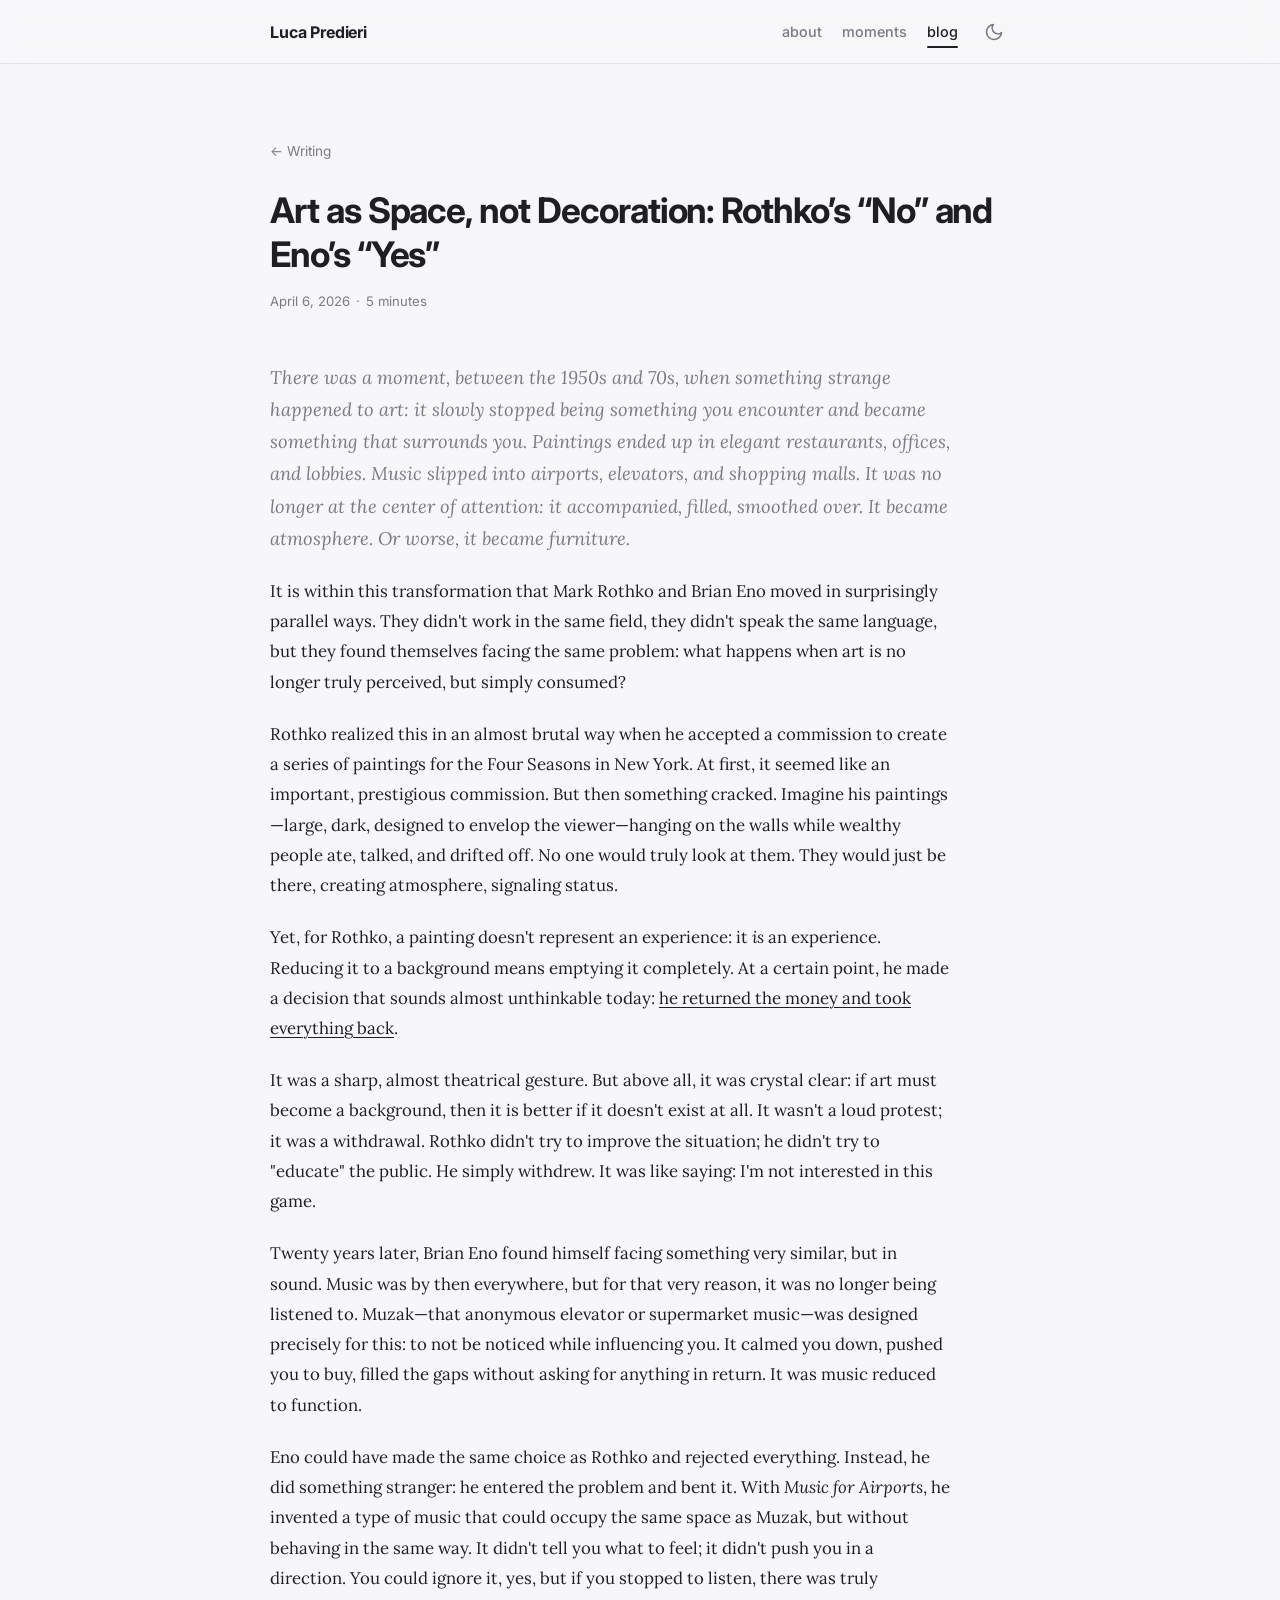
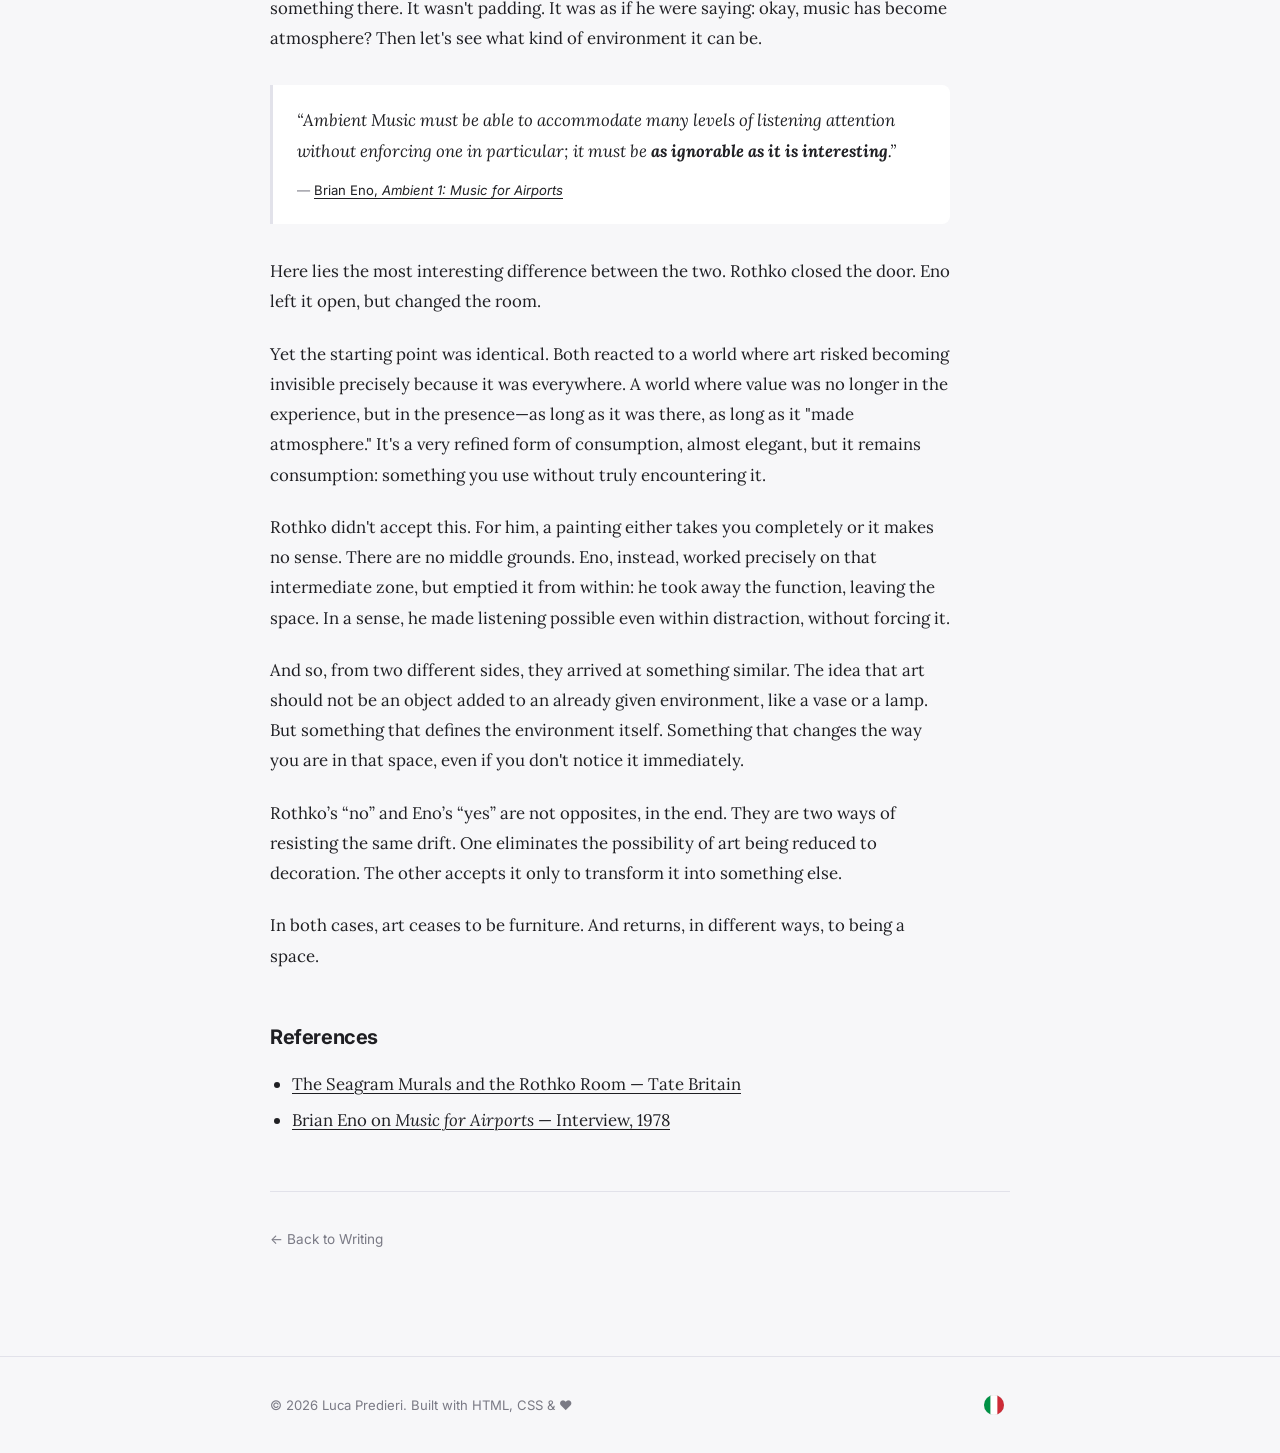
<file: posts/rothko-eno-space.html>
<!DOCTYPE html>
<html lang="en" data-theme="light">

<head>
    <meta charset="UTF-8" />
    <meta name="viewport" content="width=device-width, initial-scale=1.0" />
    <title>Art as Space, not Decoration: Rothko’s “No” and Eno’s “Yes” · Luca Predieri</title>
    <meta name="description"
        content="Reflections on Mark Rothko and Brian Eno: two ways of resisting art being reduced to mere background decoration." />
    <link rel="preconnect" href="https://fonts.googleapis.com" />
    <link rel="preconnect" href="https://fonts.gstatic.com" crossorigin />
    <link
        href="https://fonts.googleapis.com/css2?family=Inter:wght@400;500;600;700&family=Lora:ital,wght@0,400;0,600;1,400&display=swap"
        rel="stylesheet" />
    <link rel="stylesheet" href="../style.css" />
    <link rel="stylesheet" href="../article.css" />
    <link rel="icon" type="image/svg+xml" href="../favicon.svg" />
</head>

<body>

    <header class="site-header">
        <div class="header-inner">
            <a href="../index.html" class="site-brand">Luca Predieri</a>
            <div class="header-right">
                <nav class="site-nav">
                    <a href="../about.html" class="nav-link">
                        <span class="lang-en">about</span>
                        <span class="lang-it">chi sono</span>
                    </a>
                    <a href="../pictures.html" class="nav-link">
                        <span class="lang-en">moments</span>
                        <span class="lang-it">attimi</span>
                    </a>
                    <a href="../blog.html" class="nav-link active">blog</a>
                </nav>
                <button class="theme-toggle" id="themeToggle" aria-label="Toggle dark mode" title="Toggle theme">
                    <span class="theme-icon">🌙</span>
                </button>
            </div>
        </div>
    </header>

    <main class="main-content">
        <article class="page-content article-body">

            <header class="article-header">
                <a href="../blog.html" class="article-back">
                    <span class="lang-en">← Writing</span>
                    <span class="lang-it">← Scrittura</span>
                </a>
                <h1>
                    <span class="lang-en">Art as Space, not Decoration: Rothko’s “No” and Eno’s “Yes”</span>
                    <span class="lang-it">L’Arte come Spazio, non come Arredo: Il “No” di Rothko e il “Sì” di Eno</span>
                </h1>
                <div class="article-meta">
                    <time datetime="2026-04-06">
                        <span class="lang-en">April 6, 2026</span>
                        <span class="lang-it">6 Aprile 2026</span>
                    </time>
                    <span>·</span>
                    <span>
                        <span class="lang-en">5 minutes</span>
                        <span class="lang-it">5 minuti</span>
                    </span>
                </div>
            </header>

            <div class="article-prose">

                <p class="article-lead">
                    <span class="lang-en">
                        There was a moment, between the 1950s and 70s, when something strange happened to art: it slowly
                        stopped being something you encounter and became something that surrounds you. Paintings ended
                        up in elegant restaurants, offices, and lobbies. Music slipped into airports, elevators, and
                        shopping malls. It was no longer at the center of attention: it accompanied, filled, smoothed
                        over.
                        It became atmosphere. Or worse, it became furniture.
                    </span>
                    <span class="lang-it">
                        C’è un momento, tra gli anni ’50 e ’70, in cui succede qualcosa di strano all’arte: smette
                        lentamente di essere qualcosa che incontri e diventa qualcosa che ti sta intorno. I quadri
                        finiscono nei ristoranti eleganti, negli uffici, nelle lobby. La musica scivola negli aeroporti,
                        negli ascensori, nei centri commerciali. Non è più al centro dell’attenzione: accompagna,
                        riempie, smussa. Diventa atmosfera. O peggio, diventa arredamento.
                    </span>
                </p>

                <p>
                    <span class="lang-en">
                        It is within this transformation that Mark Rothko and Brian Eno moved in surprisingly parallel
                        ways. They didn't work in the same field, they didn't speak the same language, but they found
                        themselves facing the same problem: what happens when art is no longer truly perceived, but
                        simply consumed?
                    </span>
                    <span class="lang-it">
                        È dentro questa trasformazione che si muovono, in modo sorprendentemente parallelo, Mark Rothko
                        e Brian Eno. Non lavorano nello stesso campo, non parlano lo stesso linguaggio, ma si trovano
                        davanti allo stesso problema: cosa succede quando l’arte non viene più davvero percepita, ma
                        semplicemente consumata?
                    </span>
                </p>

                <p>
                    <span class="lang-en">
                        Rothko realized this in an almost brutal way when he accepted a commission to create a series
                        of paintings for the Four Seasons in New York. At first, it seemed like an important,
                        prestigious
                        commission. But then something cracked. Imagine his paintings—large, dark, designed to envelop
                        the viewer—hanging on the walls while wealthy people ate, talked, and drifted off. No one would
                        truly look at them. They would just be there, creating atmosphere, signaling status.
                    </span>
                    <span class="lang-it">
                        Rothko lo capisce in modo quasi brutale quando accetta di realizzare una serie di dipinti per il
                        Four Seasons di New York. All’inizio sembra una commissione importante, prestigiosa. Poi però
                        qualcosa si incrina. Immagina i suoi quadri, grandi, scuri, pensati per avvolgere lo spettatore,
                        appesi alle pareti mentre gente ricca mangia, parla, si distrae. Non li guarderà nessuno
                        davvero. Saranno lì, a fare atmosfera, a segnalare status.
                    </span>
                </p>

                <p>
                    <span class="lang-en">
                        Yet, for Rothko, a painting doesn't represent an experience: it <em>is</em> an experience.
                        Reducing it to a background means emptying it completely. At a certain point, he made a decision
                        that sounds almost unthinkable today: <a
                            href="https://www.tate.org.uk/visit/tate-britain/display/jmw-turner/mark-rothko-seagram-murals"
                            target="_blank" rel="noopener">he returned the money and took everything back</a>.
                    </span>
                    <span class="lang-it">
                        Eppure, per Rothko, un quadro non rappresenta un’esperienza: è un’esperienza. Ridurlo a sfondo
                        significa svuotarlo completamente. A un certo punto prende una decisione che oggi suona quasi
                        impensabile: <a
                            href="https://www.tate.org.uk/visit/tate-britain/display/jmw-turner/mark-rothko-seagram-murals"
                            target="_blank" rel="noopener">restituisce i soldi e si riprende tutto</a>.
                    </span>
                </p>

                <p>
                    <span class="lang-en">
                        It was a sharp, almost theatrical gesture. But above all, it was crystal clear: if art must
                        become a background, then it is better if it doesn't exist at all. It wasn't a loud protest;
                        it was a withdrawal. Rothko didn't try to improve the situation; he didn't try to "educate" the
                        public. He simply withdrew. It was like saying: I'm not interested in this game.
                    </span>
                    <span class="lang-it">
                        È un gesto secco, quasi teatrale. Ma soprattutto è chiarissimo: se l’arte deve diventare sfondo,
                        allora meglio che non ci sia. Non è una protesta rumorosa, è un ritiro. Rothko non cerca di
                        migliorare la situazione, non prova a “educare” il pubblico. Semplicemente si sottrae. È come
                        dire: questo gioco non mi interessa.
                    </span>
                </p>

                <p>
                    <span class="lang-en">
                        Twenty years later, Brian Eno found himself facing something very similar, but in sound. Music
                        was by then everywhere, but for that very reason, it was no longer being listened to. Muzak—that
                        anonymous elevator or supermarket music—was designed precisely for this: to not be noticed while
                        influencing you. It calmed you down, pushed you to buy, filled the gaps without asking for
                        anything in return. It was music reduced to function.
                    </span>
                    <span class="lang-it">
                        Vent’anni dopo, Brian Eno si trova davanti a qualcosa di molto simile, ma nel suono. La musica è
                        ormai ovunque, ma proprio per questo non si ascolta più. La Muzak, quella musica anonima da
                        ascensore o da supermercato, è progettata apposta per questo: non farsi notare e intanto
                        influenzarti. Ti calma, ti spinge a comprare, riempie i vuoti senza chiedere nulla in cambio. È
                        musica ridotta a funzione.
                    </span>
                </p>

                <p>
                    <span class="lang-en">
                        Eno could have made the same choice as Rothko and rejected everything. Instead, he did something
                        stranger: he entered the problem and bent it. With <em>Music for Airports</em>, he invented a
                        type of music that could occupy the same space as Muzak, but without behaving in the same way.
                        It didn't tell you what to feel; it didn't push you in a direction. You could ignore it, yes,
                        but if you stopped to listen, there was truly something there. It wasn't padding. It was as if
                        he were saying: okay, music has become atmosphere? Then let's see what kind of environment it
                        can be.
                    </span>
                    <span class="lang-it">
                        Eno potrebbe fare la stessa scelta di Rothko, rifiutare tutto. Invece fa una cosa più strana:
                        entra nel problema e lo piega. Con “Music for Airports” inventa un tipo di musica che può stare
                        nello stesso spazio della Muzak, ma senza comportarsi allo stesso modo. Non ti dice cosa
                        sentire, non ti spinge in una direzione. Puoi ignorarla, sì, ma se ti fermi ad ascoltare, c’è
                        davvero qualcosa. Non è un riempitivo. È come se dicesse: ok, la musica è diventata ambiente?
                        Allora vediamo che tipo di ambiente può essere.
                    </span>
                </p>

                <blockquote>
                    <p>
                        <span class="lang-en">“Ambient Music must be able to accommodate many levels of listening
                            attention without enforcing one in particular; it must be <strong>as ignorable as it is
                                interesting</strong>.”</span>
                        <span class="lang-it">“La musica d’ambiente deve poter assecondare diversi livelli di attenzione
                            senza imporne uno in particolare; deve essere <strong>tanto ignorabile quanto
                                interessante</strong>.”</span>
                    </p>
                    <cite>— <a href="https://www.moredarkthanshark.org/eno_int_interview-jun78.html" target="_blank"
                            rel="noopener">Brian Eno, <em>Ambient 1: Music for Airports</em></a></cite>
                </blockquote>

                <p>
                    <span class="lang-en">
                        Here lies the most interesting difference between the two. Rothko closed the door. Eno left it
                        open, but changed the room.
                    </span>
                    <span class="lang-it">
                        Qui sta la differenza più interessante tra i due. Rothko chiude la porta. Eno la lascia aperta,
                        ma cambia la stanza.
                    </span>
                </p>

                <p>
                    <span class="lang-en">
                        Yet the starting point was identical. Both reacted to a world where art risked becoming
                        invisible precisely because it was everywhere. A world where value was no longer in the
                        experience, but in the presence—as long as it was there, as long as it "made atmosphere." It's a
                        very refined form of consumption, almost elegant, but it remains consumption: something you use
                        without truly encountering it.
                    </span>
                    <span class="lang-it">
                        Eppure il punto di partenza è identico. Entrambi reagiscono a un mondo in cui l’arte rischia di
                        diventare invisibile proprio perché è dappertutto. Un mondo in cui il valore non sta più
                        nell’esperienza, ma nella presenza, basta che ci sia, che “faccia atmosfera”. È una forma di
                        consumo molto raffinata, quasi elegante, ma resta consumo: qualcosa che usi senza davvero
                        incontrarlo.
                    </span>
                </p>

                <p>
                    <span class="lang-en">
                        Rothko didn't accept this. For him, a painting either takes you completely or it makes no sense.
                        There are no middle grounds. Eno, instead, worked precisely on that intermediate zone, but
                        emptied it from within: he took away the function, leaving the space. In a sense, he made
                        listening possible even within distraction, without forcing it.
                    </span>
                    <span class="lang-it">
                        Rothko non lo accetta. Per lui un quadro o ti prende completamente o non ha senso. Non esistono
                        vie di mezzo. Eno invece lavora proprio su quella zona intermedia, ma la svuota dall’interno:
                        toglie la funzione, lascia lo spazio. In un certo senso rende possibile un ascolto anche dentro
                        la distrazione, senza forzarlo.
                    </span>
                </p>

                <p>
                    <span class="lang-en">
                        And so, from two different sides, they arrived at something similar. The idea that art should
                        not be an object added to an already given environment, like a vase or a lamp. But something
                        that defines the environment itself. Something that changes the way you are in that space, even
                        if you don't notice it immediately.
                    </span>
                    <span class="lang-it">
                        E così, da due lati diversi, arrivano a qualcosa di simile. L’idea che l’arte non debba essere
                        un oggetto che si aggiunge a un ambiente già dato, come un vaso o una lampada. Ma qualcosa che
                        definisce l’ambiente stesso. Che cambia il modo in cui stai in quello spazio, anche se non te ne
                        accorgi subito.
                    </span>
                </p>

                <p>
                    <span class="lang-en">
                        Rothko’s “no” and Eno’s “yes” are not opposites, in the end. They are two ways of resisting the
                        same drift. One eliminates the possibility of art being reduced to decoration. The other accepts
                        it only to transform it into something else.
                    </span>
                    <span class="lang-it">
                        Il “no” di Rothko e il “sì” di Eno non sono opposti, alla fine. Sono due modi di resistere alla
                        stessa deriva. Uno elimina la possibilità che l’arte venga ridotta a decorazione. L’altro la
                        accetta solo per trasformarla in qualcos’altro.
                    </span>
                </p>

                <p>
                    <span class="lang-en">
                        In both cases, art ceases to be furniture. And returns, in different ways, to being a space.
                    </span>
                    <span class="lang-it">
                        In entrambi i casi, l’arte smette di essere arredo. E torna, in modi diversi, a essere uno
                        spazio.
                    </span>
                </p>


                <div class="further-reading" style="margin-top: 3rem;">
                    <h2>
                        <span class="lang-en">References</span>
                        <span class="lang-it">Riferimenti</span>
                    </h2>
                    <ul>
                        <li>
                            <a href="https://www.tate.org.uk/visit/tate-britain/display/jmw-turner/mark-rothko-seagram-murals"
                                target="_blank" rel="noopener">
                                <span class="lang-en">The Seagram Murals and the Rothko Room — Tate Britain</span>
                                <span class="lang-it">I Seagram Murals e la Rothko Room — Tate Britain</span>
                            </a>
                        </li>
                        <li>
                            <a href="https://www.moredarkthanshark.org/eno_int_interview-jun78.html" target="_blank"
                                rel="noopener">
                                <span class="lang-en">Brian Eno on <em>Music for Airports</em> — Interview, 1978</span>
                                <span class="lang-it">Brian Eno su <em>Music for Airports</em> — Intervista, 1978</span>
                            </a>
                        </li>
                    </ul>
                </div>

            </div>

            <footer class="article-footer">
                <a href="../blog.html" class="article-back">
                    <span class="lang-en">← Back to Writing</span>
                    <span class="lang-it">← Torna a Scrittura</span>
                </a>
            </footer>

        </article>
    </main>

    <footer class="site-footer">
        <div class="footer-inner">
            <p>© <span id="year"></span> Luca Predieri. Built with HTML, CSS &amp; ♥</p>
            <button class="lang-toggle" aria-label="Switch language" title="Switch language">
                <span class="lang-icon"></span>
            </button>
        </div>
    </footer>

    <script src="../main.js"></script>
</body>

</html>
</file>
<file: style.css>
/* ================================================================
   PERSONAL WEBSITE — style.css
   Inspired by pradyunsg.me — minimalist, clean, light/dark mode
   ================================================================ */

/* ───────────── CSS Custom Properties ───────────── */
:root {
  --bg: #f7f7f9;
  --bg-header: rgba(247, 247, 249, 0.88);
  --surface: #ffffff;
  --text: #1f1f23;
  --text-muted: #7a7a85;
  --text-link: #1f1f23;
  --border: #e2e2ea;
  --accent: #4a4aff;
  --card-bg: #ffffff;
  --card-border: #e2e2ea;
  --card-hover-shadow: 0 4px 24px rgba(0, 0, 0, 0.08);

  --font-body: 'Inter', -apple-system, BlinkMacSystemFont, 'Segoe UI', sans-serif;
  --radius: 8px;
  --max-width: 740px;
  --header-h: 64px;

  --transition-fast: 150ms ease;
  --transition-med: 250ms ease;
}

[data-theme="dark"] {
  --bg: #18181b;
  --bg-header: rgba(24, 24, 27, 0.90);
  --surface: #27272a;
  --text: #e4e4e7;
  --text-muted: #71717a;
  --text-link: #e4e4e7;
  --border: #3f3f46;
  --accent: #818cf8;
  --card-bg: #232326;
  --card-border: #3f3f46;
  --card-hover-shadow: 0 4px 24px rgba(0, 0, 0, 0.35);
}

/* ───────────── Reset & Base ───────────── */
*,
*::before,
*::after {
  box-sizing: border-box;
  margin: 0;
  padding: 0;
}

html {
  scroll-behavior: smooth;
  -webkit-font-smoothing: antialiased;
}

body {
  font-family: var(--font-body);
  font-size: 16px;
  line-height: 1.75;
  color: var(--text);
  background-color: var(--bg);
  min-height: 100vh;
  display: flex;
  flex-direction: column;
  transition: background-color var(--transition-med), color var(--transition-med);
}

/* ───────────── Language Visibility ───────────── */
:root:not([lang="it"]) .lang-it {
  display: none !important;
}

:root[lang="it"] .lang-en {
  display: none !important;
}

a {
  color: var(--text-link);
  text-decoration: underline;
  text-underline-offset: 3px;
  text-decoration-thickness: 1px;
  transition: opacity var(--transition-fast);
}

a:hover {
  opacity: 0.7;
}

.stars-link {
  display: inline-flex;
  padding: 8px 16px;
  border: 1px dashed var(--border);
  border-radius: 20px;
  text-decoration: none !important;
  color: var(--text-muted) !important;
  transition: all var(--transition-med);
  font-weight: 500;
  letter-spacing: 0.02em;
}

.stars-link:hover {
  border-color: var(--text);
  color: var(--text) !important;
  background: radial-gradient(circle at center, var(--border) 0%, transparent 80%);
  opacity: 1;
  transform: translateY(-1px);
  animation: shimmerGlow 2s infinite alternate ease-in-out;
  box-shadow: 0 0 15px rgba(0, 0, 0, 0.03);
}

[data-theme="dark"] .stars-link:hover {
  box-shadow: 0 0 15px rgba(255, 255, 255, 0.05);
}

@keyframes shimmerGlow {
  from {
    opacity: 0.8;
    box-shadow: 0 0 10px rgba(129, 140, 248, 0.05);
  }

  to {
    opacity: 1;
    box-shadow: 0 0 20px rgba(129, 140, 248, 0.15);
  }
}

/* ───────────── Header ───────────── */
.site-header {
  position: sticky;
  top: 0;
  z-index: 100;
  height: var(--header-h);
  background-color: var(--bg-header);
  backdrop-filter: blur(12px);
  -webkit-backdrop-filter: blur(12px);
  border-bottom: 1px solid var(--border);
  transition: background-color var(--transition-med), border-color var(--transition-med);
}

.header-inner {
  max-width: calc(var(--max-width) + 80px);
  margin: 0 auto;
  padding: 0 40px;
  height: 100%;
  display: flex;
  align-items: center;
  justify-content: space-between;
}

.site-brand {
  font-weight: 700;
  font-size: 1rem;
  letter-spacing: -0.01em;
  text-decoration: none;
  color: var(--text);
  transition: opacity var(--transition-fast);
}

.site-brand:hover {
  opacity: 0.7;
}

.header-right {
  display: flex;
  align-items: center;
  gap: 20px;
}

.site-nav {
  display: flex;
  gap: 20px;
}

.nav-link {
  font-size: 0.9rem;
  font-weight: 500;
  color: var(--text-muted);
  text-decoration: none;
  transition: color var(--transition-fast);
  position: relative;
}

.nav-link:hover,
.nav-link.active {
  color: var(--text);
  opacity: 1;
}

.nav-link.active::after {
  content: '';
  position: absolute;
  bottom: -4px;
  left: 0;
  right: 0;
  height: 2px;
  background-color: var(--text);
  border-radius: 2px;
}

/* ───────────── Icon Toggles ───────────── */
.theme-toggle,
.lang-toggle {
  background: none;
  border: none;
  cursor: pointer;
  padding: 6px;
  border-radius: 6px;
  color: var(--text-muted);
  display: flex;
  align-items: center;
  justify-content: center;
  transition: background-color var(--transition-fast), color var(--transition-fast);
  font-size: 1.1rem;
  line-height: 1;
}

.theme-toggle:hover,
.lang-toggle:hover {
  background-color: var(--border);
  color: var(--text);
}

.lang-icon svg,
.theme-icon svg {
  width: 20px;
  height: 20px;
  display: block;
}

.theme-icon {
  display: flex;
  align-items: center;
  justify-content: center;
}

/* ───────────── Main Content ───────────── */
.main-content {
  flex: 1;
  max-width: calc(var(--max-width) + 80px);
  margin: 0 auto;
  padding: 72px 40px 80px;
  width: 100%;
}

/* ───────────── Hero ───────────── */
.hero {
  max-width: var(--max-width);
}

.hero-title {
  font-size: clamp(2rem, 4vw, 2.6rem);
  font-weight: 700;
  letter-spacing: -0.03em;
  line-height: 1.2;
  color: var(--text);
  margin-bottom: 18px;
}

.name-highlight {
  color: var(--text);
}

.hero-subtitle {
  font-size: 1.05rem;
  color: var(--text);
  margin-bottom: 36px;
  max-width: 580px;
}

.hero-subtitle a {
  color: var(--text);
  font-weight: 500;
}

/* ───────────── Social Links ───────────── */
.social-links {
  display: flex;
  flex-wrap: wrap;
  gap: 8px;
  list-style: none;
}

.social-link {
  display: flex;
  align-items: center;
  justify-content: center;
  width: 40px;
  height: 40px;
  border-radius: var(--radius);
  color: var(--text-muted);
  text-decoration: none;
  transition: background-color var(--transition-fast), color var(--transition-fast);
}

.social-link:hover {
  background-color: var(--border);
  color: var(--text);
  opacity: 1;
}

/* ───────────── Page (About / Blog) ───────────── */
.page-content {
  max-width: var(--max-width);
}

.page-header {
  margin-bottom: 40px;
}

.page-header h1 {
  font-size: clamp(1.8rem, 3.5vw, 2.4rem);
  font-weight: 700;
  letter-spacing: -0.03em;
  margin-bottom: 6px;
}

.page-meta {
  font-size: 0.875rem;
  color: var(--text-muted);
}

/* ───────────── Prose ───────────── */
.prose p {
  margin-bottom: 18px;
  color: var(--text);
}

.prose p:last-child {
  margin-bottom: 0;
}

/* ───────────── Section Divider ───────────── */
.section-divider {
  border: none;
  border-top: 1px solid var(--border);
  margin: 48px 0;
}

/* ───────────── Section Headings ───────────── */
section h2 {
  font-size: 1.5rem;
  font-weight: 700;
  letter-spacing: -0.02em;
  margin-bottom: 10px;
}

section>p {
  color: var(--text-muted);
  margin-bottom: 28px;
  font-size: 0.95rem;
}

/* ───────────── Timeline ───────────── */
.timeline {
  display: flex;
  flex-direction: column;
  gap: 0;
}

.timeline-item {
  display: grid;
  grid-template-columns: 130px 1fr;
  gap: 16px;
  padding: 20px 0;
  border-bottom: 1px solid var(--border);
}

.timeline-item:last-child {
  border-bottom: none;
}

.timeline-date {
  font-size: 0.82rem;
  color: var(--text-muted);
  font-weight: 500;
  padding-top: 4px;
  white-space: nowrap;
  font-variant-numeric: tabular-nums;
}

.timeline-body {
  display: flex;
  flex-direction: column;
  gap: 2px;
}

.timeline-title {
  font-size: 0.95rem;
  font-weight: 600;
  color: var(--text);
  margin-bottom: 2px;
}

.timeline-role {
  font-size: 0.85rem;
  color: var(--text-muted);
  font-style: italic;
  margin-bottom: 6px;
}

.timeline-desc {
  font-size: 0.9rem;
  color: var(--text-muted);
  line-height: 1.6;
}

/* ───────────── Blog List ───────────── */
.blog-list {
  display: flex;
  flex-direction: column;
  gap: 0;
  margin-top: 16px;
}

.blog-card {
  display: block;
  text-decoration: none;
  padding: 28px 28px;
  margin: 0 -28px;
  border-radius: var(--radius);
  transition: background-color var(--transition-fast);
  color: inherit;
}

.blog-card:hover {
  background-color: var(--card-bg);
  opacity: 1;
  box-shadow: var(--card-hover-shadow);
}

.blog-card-title {
  font-size: 1.05rem;
  font-weight: 600;
  color: var(--text);
  margin-bottom: 8px;
  letter-spacing: -0.01em;
  line-height: 1.4;
}

.blog-card-excerpt {
  font-size: 0.9rem;
  color: var(--text-muted);
  line-height: 1.6;
  margin-bottom: 12px;

  /* Clamp to 3 lines */
  display: -webkit-box;
  -webkit-line-clamp: 3;
  line-clamp: 3;
  -webkit-box-orient: vertical;
  overflow: hidden;
}

.blog-card-meta {
  display: flex;
  align-items: center;
  gap: 6px;
  font-size: 0.82rem;
  color: var(--text-muted);
}

/* ───────────── Footer ───────────── */
.site-footer {
  padding: 32px 20px;
  font-size: 0.82rem;
  color: var(--text-muted);
  border-top: 1px solid var(--border);
  transition: border-color var(--transition-med);
  display: flex;
  flex-direction: column;
  align-items: center;
  gap: 16px;
}

.footer-inner {
  max-width: var(--max-width);
  width: 100%;
  margin: 0 auto;
  display: flex;
  justify-content: space-between;
  align-items: center;
}

@media (max-width: 640px) {
  .footer-inner {
    flex-direction: column;
    gap: 12px;
  }
}

/* ───────────── Responsive ───────────── */
@media (max-width: 640px) {
  .header-inner {
    padding: 0 20px;
  }

  .main-content {
    padding: 48px 20px 64px;
  }

  .timeline-item {
    grid-template-columns: 1fr;
    gap: 4px;
  }

  .blog-card {
    margin: 0 -16px;
    padding: 20px 16px;
  }

  .hero-title {
    font-size: 1.8rem;
  }
}

/* ───────────── Blog Empty State ───────────── */
.blog-empty {
  margin-top: 32px;
  padding: 48px 0;
  text-align: center;
  color: var(--text-muted);
  font-size: 0.95rem;
}

/* ───────────── Fade-in animation ───────────── */
@keyframes fadeUp {
  from {
    opacity: 0;
    transform: translateY(12px);
  }

  to {
    opacity: 1;
    transform: translateY(0);
  }
}

.hero,
.page-content {
  animation: fadeUp 0.4s ease both;
}
</file>
<file: me.css>
/* ================================================================
   ME PAGE — me.css
   Open spiral layout — full viewport, counter-clockwise
   ================================================================ */

/* ───────────── Layout Wrapper ───────────── */
.journey-wrapper {
  display: flex;
  width: 100%;
  height: calc(100vh - var(--header-h));
  overflow: hidden;
}

/* ───────────── Full-viewport container ───────────── */
.solar-system {
  position: relative;
  flex: 1;
  height: 100%;
  overflow: visible;
  transition: flex 0.4s cubic-bezier(0.4, 0, 0.2, 1);
}

/* ───────────── SVG spiral ───────────── */
.starfield-bg {
  position: absolute;
  inset: 0;
  width: 100%;
  height: 100%;
  pointer-events: none;
  z-index: 0;
  opacity: 0.6;
}

.spiral-svg {
  position: absolute;
  inset: 0;
  width: 100%;
  height: 100%;
  pointer-events: none;
}

.spiral-line {
  fill: none;
  stroke: var(--border);
  stroke-width: 1;
  stroke-linecap: round;
  stroke-dasharray: var(--spiral-len);
  stroke-dashoffset: var(--spiral-len);
  animation: drawSpiral 1.6s ease forwards 0.15s;
}

@keyframes drawSpiral {
  to {
    stroke-dashoffset: 0;
  }
}

/* ───────────── Center label ───────────── */
.orbit-center {
  position: absolute;
  top: 50%;
  left: 50%;
  transform: translate(-50%, -50%);
  font-size: 0.76rem;
  font-weight: 500;
  color: var(--text-muted);
  letter-spacing: 0.08em;
  text-transform: uppercase;
  opacity: 0;
  animation: fadeIn 0.5s ease 0.4s forwards;
  text-align: center;
  white-space: nowrap;
  pointer-events: none;
}

@keyframes fadeIn {
  to {
    opacity: 0.6;
  }
}

/* ───────────── Planet node ───────────── */
.planet-node {
  position: absolute;
  transform: translate(-50%, -50%);
  z-index: 2;
  opacity: 0;
  animation: planetPop 0.4s ease forwards;
  animation-delay: var(--delay, 0s);
}

@keyframes planetPop {
  from {
    opacity: 0;
    transform: translate(-50%, -50%) scale(0.6);
  }

  to {
    opacity: 1;
    transform: translate(-50%, -50%) scale(1);
  }
}

/* ───────────── Planet circle ───────────── */
.planet {
  width: var(--planet-size, 56px);
  height: var(--planet-size, 56px);
  border-radius: 50%;
  background-color: var(--border);
  position: relative;
  cursor: default;
  transition: transform var(--transition-med), box-shadow var(--transition-med);
  animation: planetFloat var(--float-dur, 4s) ease-in-out infinite;
  animation-delay: var(--float-delay, 0s);
}

@keyframes planetFloat {

  0%,
  100% {
    transform: translateY(0);
  }

  50% {
    transform: translateY(-3px);
  }
}

/* Depth highlight */
.planet::before {
  content: '';
  position: absolute;
  inset: 0;
  border-radius: 50%;
  background: radial-gradient(circle at 30% 30%, rgba(255, 255, 255, 0.20) 0%, transparent 55%);
  pointer-events: none;
}

[data-theme="dark"] .planet::before {
  background: radial-gradient(circle at 30% 30%, rgba(255, 255, 255, 0.08) 0%, transparent 55%);
}

/* Hover ring */
.planet::after {
  content: '';
  position: absolute;
  inset: -10px;
  border-radius: 50%;
  border: 1px dotted var(--text-muted);
  opacity: 0;
  transform: scale(0.8) rotate(0deg);
  transition: opacity 0.4s ease, transform 0.4s ease;
  pointer-events: none;
}

.planet-node:hover .planet::after,
.planet-node.active .planet::after {
  opacity: 0.6;
  transform: scale(1) rotate(180deg);
  animation: rotateOrbit 12s linear infinite 0.4s;
}

@keyframes rotateOrbit {
  from {
    transform: scale(1) rotate(180deg);
  }

  to {
    transform: scale(1) rotate(540deg);
  }
}

.planet-node:hover .planet,
.planet-node.active .planet {
  transform: translateY(-3px) scale(1.07);
  box-shadow: 0 0 20px rgba(129, 140, 248, 0.1);
}

[data-theme="dark"] .planet-node:hover .planet,
[data-theme="dark"] .planet-node.active .planet {
  box-shadow: 0 0 20px rgba(129, 140, 248, 0.2);
}

/* ───────────── Info label (always visible) ───────────── */
.planet-info {
  position: absolute;
  width: 190px;
  top: 50%;
  transform: translateY(-50%);
  background: var(--bg);
  padding: 4px 8px;
  border-radius: 4px;
}

.planet-node[data-side="right"] .planet-info {
  left: calc(100% + 14px);
  text-align: left;
}

.planet-node[data-side="left"] .planet-info {
  right: calc(100% + 14px);
  text-align: right;
}

/* Typography */
.planet-info-title {
  font-size: 0.85rem;
  font-weight: 600;
  color: var(--text);
  line-height: 1.3;
  margin-bottom: 1px;
}

.planet-info-year {
  font-size: 0.7rem;
  font-weight: 500;
  color: var(--text-muted);
  font-variant-numeric: tabular-nums;
  letter-spacing: 0.02em;
  margin-bottom: 3px;
}

.planet-info-desc {
  font-size: 0.76rem;
  color: var(--text-muted);
  line-height: 1.45;
}

/* ───────────── Active planet highlight ───────────── */
.planet-node.active .planet {
  box-shadow: 0 0 0 3px var(--bg), 0 0 0 5px var(--text-muted);
  transform: scale(1.08);
}

.planet-node.active .planet::after {
  opacity: 1;
  transform: scale(1);
}

/* ───────────── Detail panel (side-by-side) ───────────── */
.detail-panel {
  position: relative;
  width: 0;
  height: 100%;
  background: var(--bg);
  border-left: 0 solid var(--border);
  z-index: 50;
  overflow: hidden;
  transition:
    width 0.4s cubic-bezier(0.4, 0, 0.2, 1),
    border-width 0.4s linear;
  display: flex;
  flex-direction: column;
}

.detail-panel.open {
  width: 400px;
  border-left-width: 1px;
}

/* Internal scrollable content */
.detail-content {
  padding: 60px 40px;
  height: 100%;
  overflow-y: auto;
  min-width: 400px;
  /* Prevent text wrapping during transit */
}

.detail-close {
  position: absolute;
  top: 16px;
  right: 16px;
  background: none;
  border: none;
  font-size: 1.4rem;
  color: var(--text-muted);
  cursor: pointer;
  padding: 4px 8px;
  border-radius: 6px;
  line-height: 1;
  transition: background-color var(--transition-fast), color var(--transition-fast);
}

.detail-close:hover {
  background: var(--border);
  color: var(--text);
}

.detail-title {
  font-size: 1.25rem;
  font-weight: 700;
  color: var(--text);
  letter-spacing: -0.02em;
  margin-bottom: 6px;
  line-height: 1.3;
}

.detail-year {
  font-size: 0.8rem;
  font-weight: 500;
  color: var(--text-muted);
  font-variant-numeric: tabular-nums;
  margin-bottom: 20px;
  letter-spacing: 0.02em;
}

.detail-list {
  list-style: none;
  padding: 0;
  display: flex;
  flex-direction: column;
  gap: 12px;
}

.detail-list li {
  font-size: 0.88rem;
  color: var(--text);
  line-height: 1.6;
  padding-left: 16px;
  position: relative;
}

.detail-list li::before {
  content: '';
  position: absolute;
  left: 0;
  top: 10px;
  width: 5px;
  height: 5px;
  border-radius: 50%;
  background: var(--text-muted);
}

/* ───────────── Mobile: vertical fallback ───────────── */
body.modal-open {
  overflow: hidden;
}

@keyframes fadeUp {
  from {
    opacity: 0;
    transform: translateY(16px);
  }
  to {
    opacity: 1;
    transform: translateY(0);
  }
}

@media (max-width: 700px) {
  .journey-wrapper {
    height: auto;
    overflow: visible;
  }

  .solar-system {
    height: auto;
    min-height: calc(100vh - var(--header-h));
    padding: 40px 24px 80px;
    display: flex;
    flex-direction: column;
    align-items: flex-start;
    position: relative;
  }

  .solar-system::before {
    content: '';
    position: absolute;
    top: 40px;
    bottom: 80px;
    left: calc(24px + 45px); /* 24px padding + center of 90px grid col */
    width: 0;
    border-left: 2px dashed var(--border);
    opacity: 0.5;
    z-index: 1;
  }

  .spiral-svg {
    display: none;
  }

  .orbit-center {
    position: relative;
    top: auto;
    left: auto;
    transform: none;
    margin-bottom: 32px;
    text-align: left;
    opacity: 0.6;
    animation: none;
    padding-left: 20px;
  }

  .planet-node {
    position: relative !important;
    left: auto !important;
    top: auto !important;
    transform: none !important;
    display: grid;
    grid-template-columns: 90px 1fr;
    align-items: center;
    gap: 16px;
    width: 100%;
    margin-bottom: 28px;
    animation: fadeUp 0.5s ease forwards;
    animation-delay: var(--delay, 0s);
    opacity: 0;
    z-index: 2;
  }

  .planet {
    flex-shrink: 0;
    justify-self: center;
  }

  .planet-info {
    position: relative !important;
    top: auto !important;
    left: auto !important;
    right: auto !important;
    width: auto !important;
    transform: none !important;
    text-align: left !important;
    flex: 1;
    background: none;
    padding: 0;
  }

  .detail-panel {
    position: fixed;
    top: 0;
    left: 0;
    width: 100vw;
    height: 100vh;
    background: rgba(0, 0, 0, 0.4);
    backdrop-filter: blur(4px);
    -webkit-backdrop-filter: blur(4px);
    z-index: 150;
    opacity: 0;
    pointer-events: none;
    transition: opacity 0.3s ease;
    border-left: none;
    display: block;
  }

  .detail-panel.open {
    width: 100vw;
    opacity: 1;
    pointer-events: auto;
    border-left: none;
  }

  .detail-content {
    position: absolute;
    bottom: 0;
    left: 0;
    right: 0;
    width: 100%;
    min-width: 0;
    max-height: 75vh;
    background: var(--bg);
    border-top-left-radius: 20px;
    border-top-right-radius: 20px;
    padding: 40px 24px 32px;
    box-shadow: 0 -8px 32px rgba(0, 0, 0, 0.15);
    transform: translateY(100%);
    transition: transform 0.4s cubic-bezier(0.16, 1, 0.3, 1);
    box-sizing: border-box;
    display: flex;
    flex-direction: column;
    overflow-y: auto;
  }

  .detail-panel.open .detail-content {
    transform: translateY(0);
  }

  .detail-close {
    top: 16px;
    right: 16px;
    font-size: 1.6rem;
    padding: 6px 10px;
  }
}
</file>
<file: article.css>
/* ================================================================
   article.css — Styles for individual blog post pages
   ================================================================ */

/* ───────────── Article Header ───────────── */
.article-header {
    margin-bottom: 48px;
}

.article-back {
    display: inline-block;
    font-size: 0.85rem;
    color: var(--text-muted);
    text-decoration: none;
    margin-bottom: 24px;
    transition: color var(--transition-fast);
}

.article-back:hover {
    color: var(--text);
    opacity: 1;
}

.article-header h1 {
    font-size: clamp(1.6rem, 3.5vw, 2.2rem);
    font-weight: 700;
    letter-spacing: -0.03em;
    line-height: 1.25;
    color: var(--text);
    margin-bottom: 14px;
}

.article-meta {
    display: flex;
    align-items: center;
    gap: 6px;
    font-size: 0.82rem;
    color: var(--text-muted);
}

/* ───────────── Article Prose ───────────── */
.article-prose {
    font-family: 'Lora', Georgia, serif;
    font-size: 1.05rem;
    line-height: 1.8;
    color: var(--text);
    max-width: 680px;
}

.article-lead {
    font-size: 1.15rem;
    font-style: italic;
    color: var(--text-muted);
    margin-bottom: 36px;
    line-height: 1.75;
}

.article-prose p {
    margin-bottom: 22px;
}

.article-prose h2 {
    font-family: 'Inter', sans-serif;
    font-size: 1.25rem;
    font-weight: 700;
    letter-spacing: -0.02em;
    color: var(--text);
    margin-top: 48px;
    margin-bottom: 14px;
}

.article-prose h3 {
    font-family: 'Inter', sans-serif;
    font-size: 1.05rem;
    font-weight: 600;
    color: var(--text);
    margin-top: 32px;
    margin-bottom: 10px;
}

.article-prose a {
    color: var(--text);
    text-underline-offset: 3px;
}

/* ───────────── Blockquote ───────────── */
.article-prose blockquote {
    margin: 32px 0;
    padding: 20px 24px;
    border-left: 3px solid var(--border);
    background-color: var(--card-bg);
    border-radius: 0 var(--radius) var(--radius) 0;
}

.article-prose blockquote p {
    margin-bottom: 8px;
    font-style: italic;
    color: var(--text);
}

.article-prose blockquote p:last-child {
    margin-bottom: 0;
}

.article-prose blockquote cite {
    font-family: 'Inter', sans-serif;
    font-size: 0.82rem;
    font-style: normal;
    color: var(--text-muted);
}

/* ───────────── Lists ───────────── */
.article-prose ul,
.article-prose ol {
    margin: 0 0 22px 22px;
    color: var(--text);
}

.article-prose li {
    margin-bottom: 6px;
}

.article-prose li em {
    font-style: italic;
}

/* ───────────── Article Footer ───────────── */
.article-footer {
    margin-top: 56px;
    padding-top: 32px;
    border-top: 1px solid var(--border);
}
</file>
